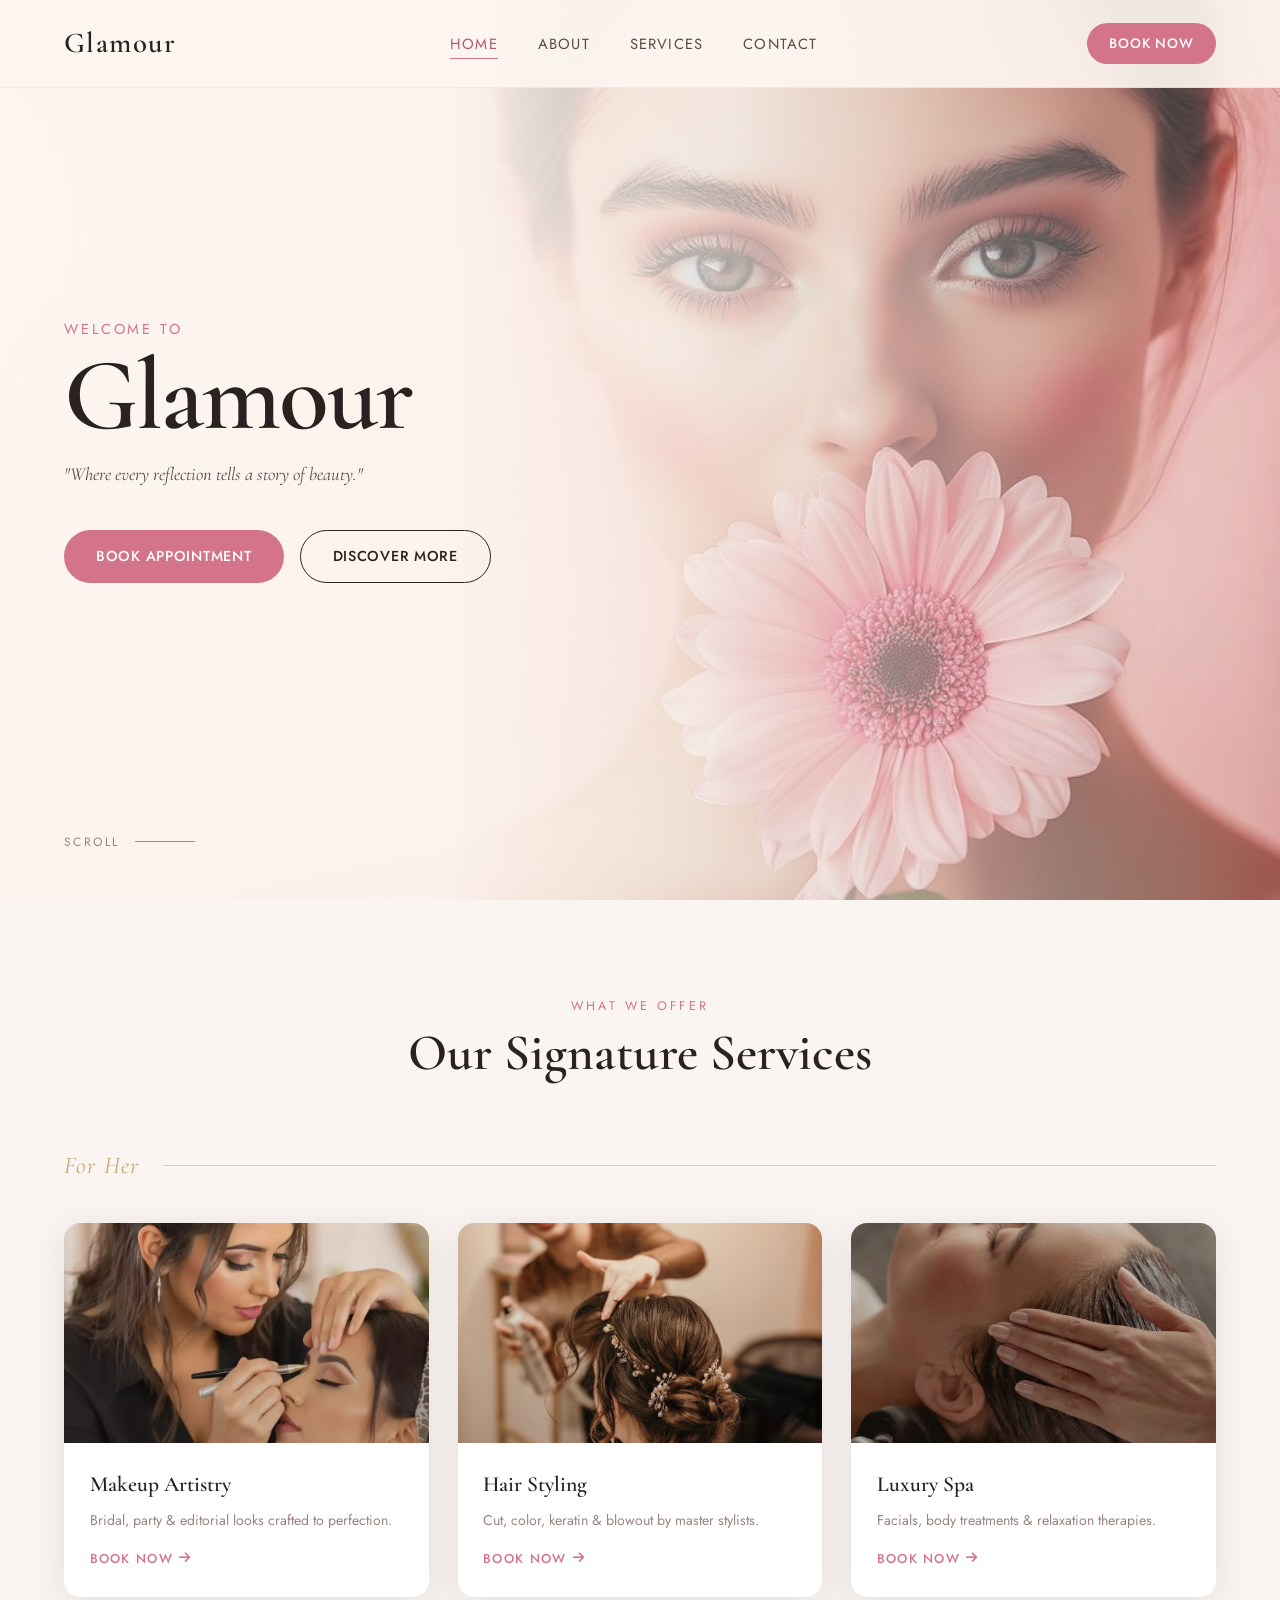
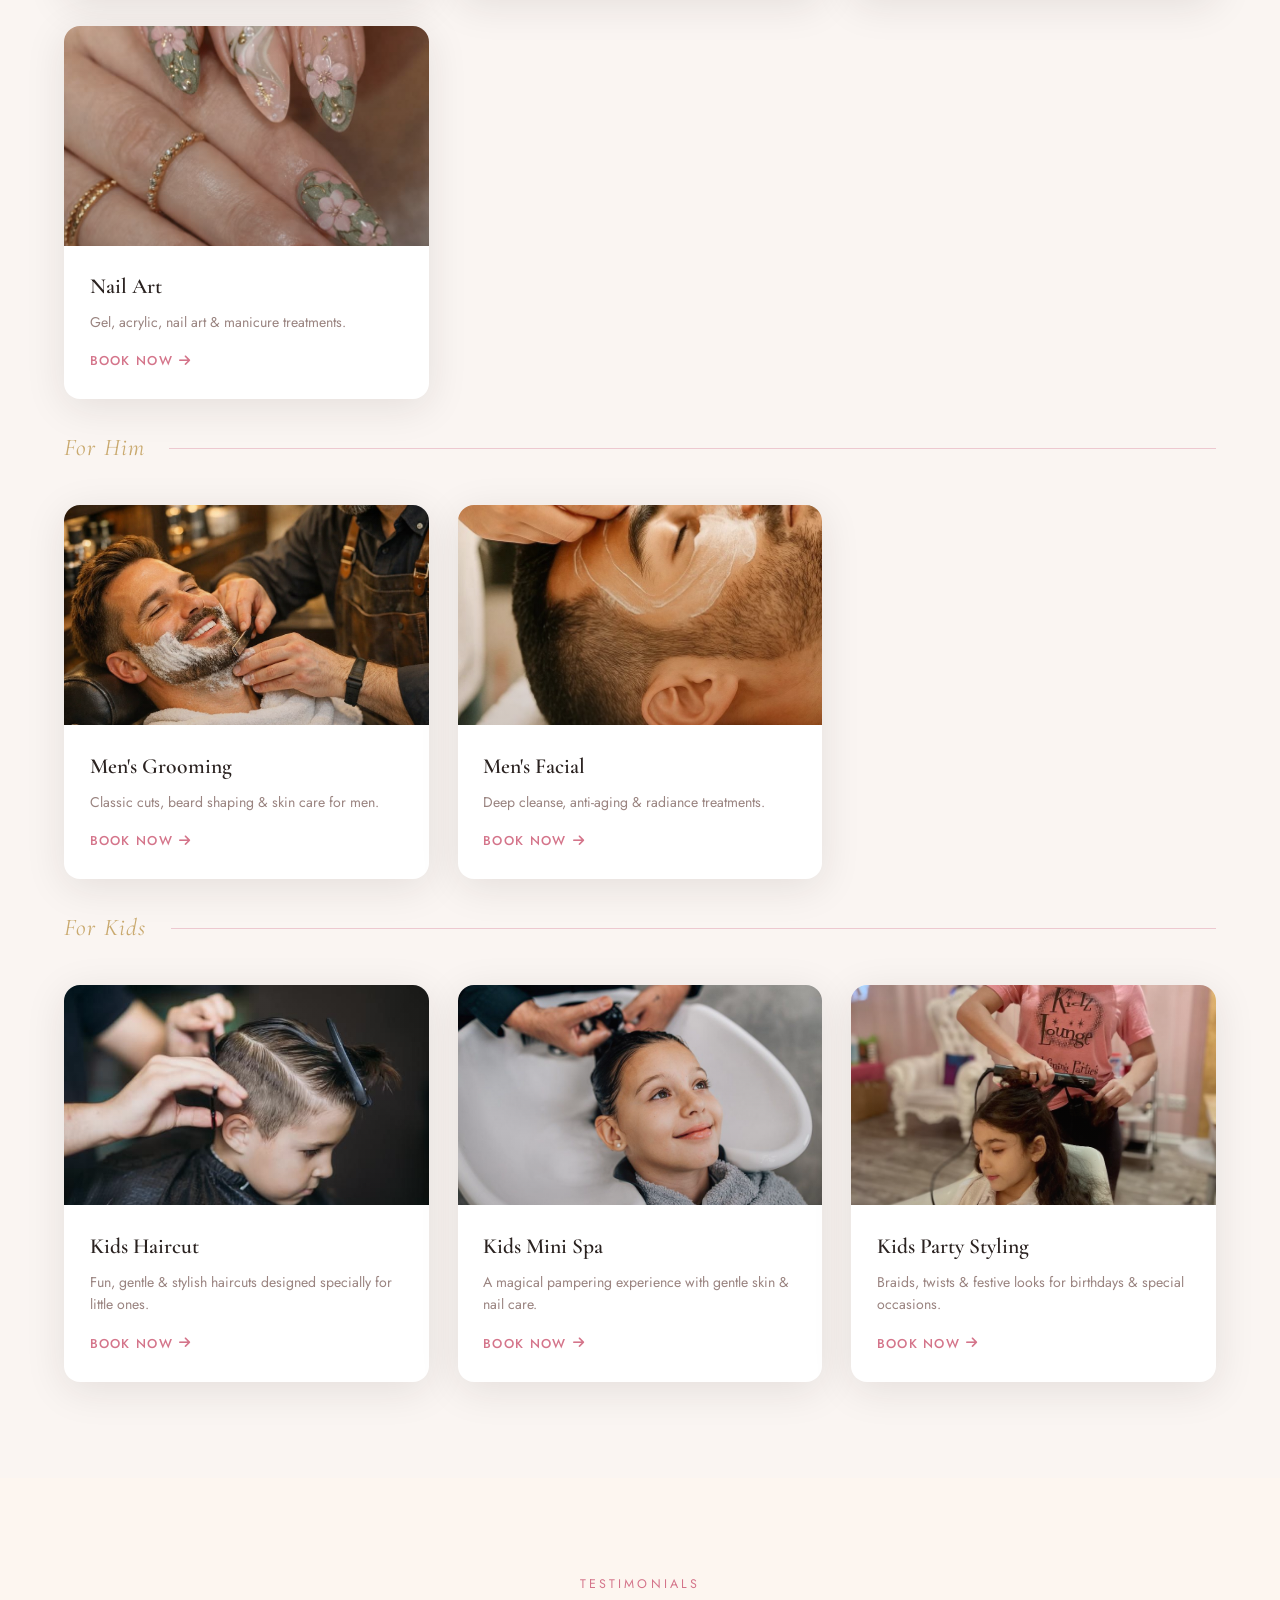
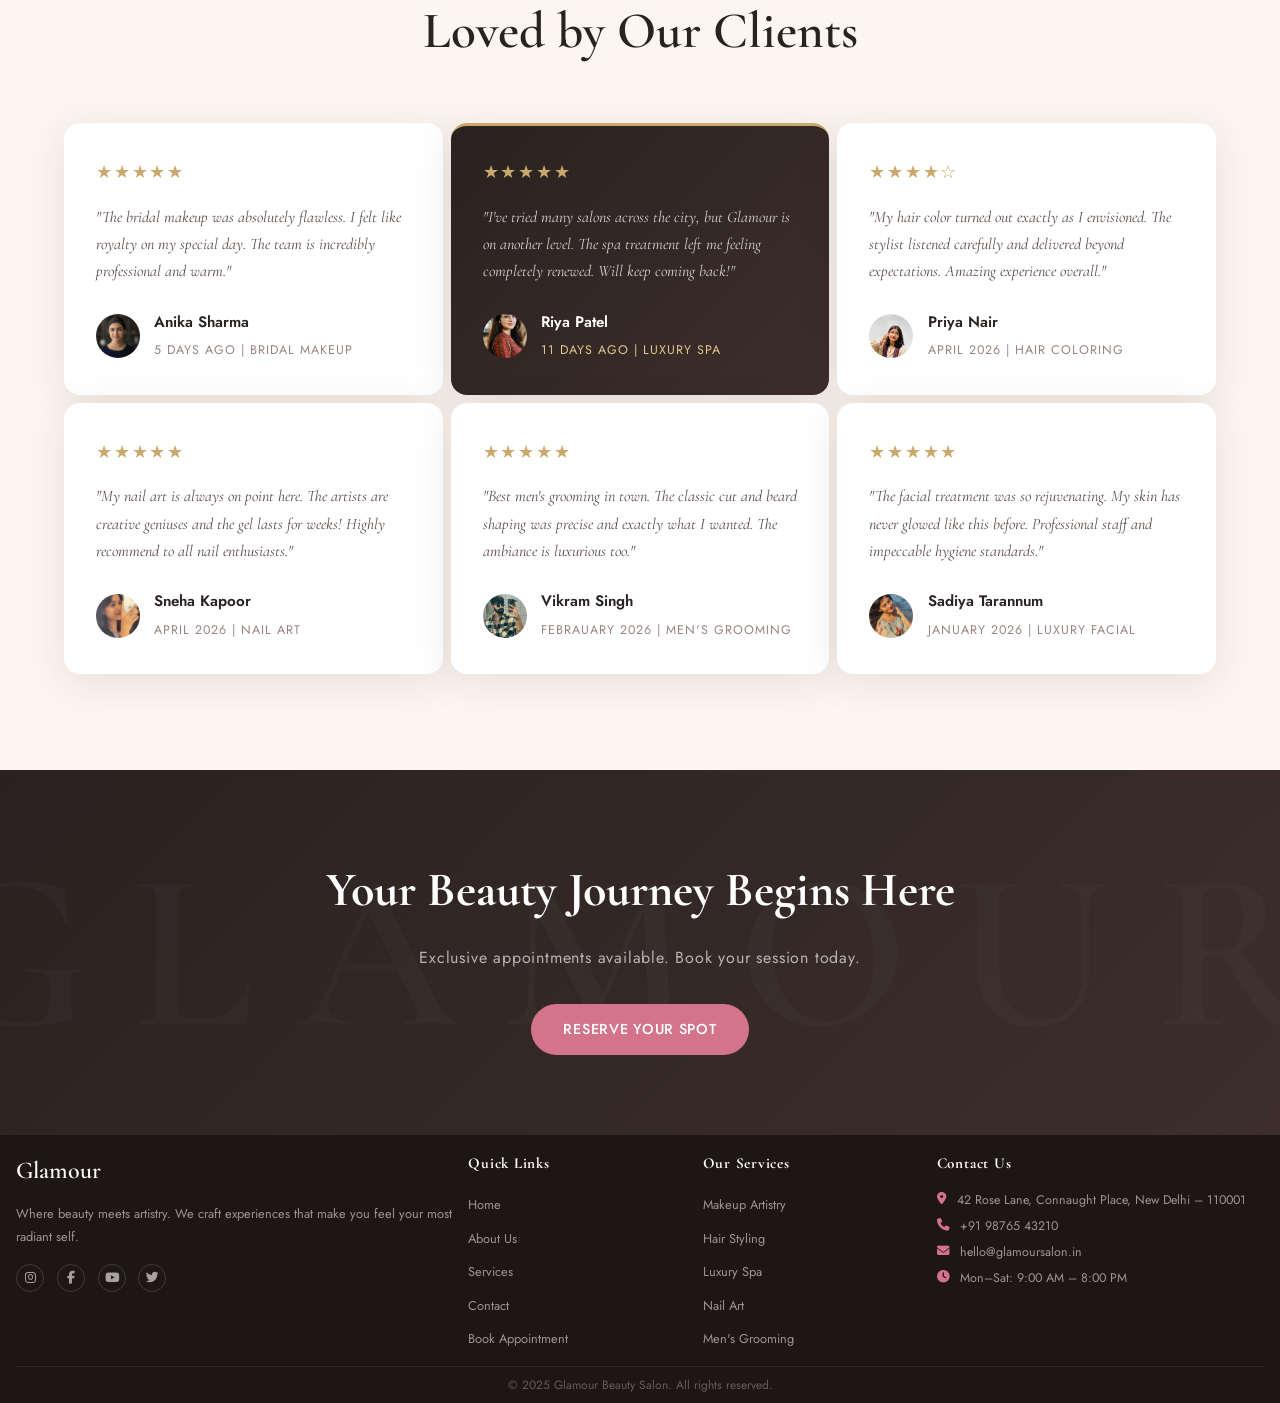
<file: index.html>
<!DOCTYPE html>
<html lang="en">
<head>
  <meta charset="UTF-8" />
  <meta name="viewport" content="width=device-width, initial-scale=1.0"/>
  <title>Glamour – Beauty Salon</title>
  <link rel="stylesheet" href="css/style.css" />
  <link href="https://fonts.googleapis.com/css2?family=Cormorant+Garamond:ital,wght@0,300;0,400;0,600;1,300;1,400&family=Jost:wght@300;400;500;600&family=Playfair+Display:ital,wght@0,700;1,400&display=swap" rel="stylesheet"/>
  <link rel="stylesheet" href="https://cdnjs.cloudflare.com/ajax/libs/font-awesome/6.5.0/css/all.min.css"/>
  <style>
    .kids-haircut-bg { background: linear-gradient(135deg, #ffe0b2, #ffcc80); }
    .kids-spa-bg     { background: linear-gradient(135deg, #f8bbd0, #f48fb1); }
    .kids-styling-bg { background: linear-gradient(135deg, #dcedc8, #aed581); }
  </style>
</head>
<body>

<!-- NAV -->
<nav class="navbar" id="navbar">
  <div class="nav-logo">
    <span class="logo-glamour">Glamour</span>
    <span class="logo-dot"></span>
  </div>
  <ul class="nav-links" id="navLinks">
    <li><a href="index.html" class="active">Home</a></li>
    <li><a href="about.html">About</a></li>
    <li><a href="services.html">Services</a></li>
    <li><a href="contact.html">Contact</a></li>
  </ul>
  <a href="services.html#booking" class="nav-btn">Book Now</a>
  <button class="hamburger" id="hamburger"><i class="fas fa-bars"></i></button>
</nav>

<!-- HERO -->
<section class="hero" id="home">
  <div class="hero-image-wrap">
    <img src="images/hero.png" alt="Glamour Salon" class="hero-img"/>
    <div class="hero-overlay"></div>
  </div>
  <div class="hero-content">
    <p class="hero-sub animate-fade-up delay-1">Welcome to</p>
    <h1 class="hero-title animate-fade-up delay-2">Glamour</h1>
    <p class="hero-quote animate-fade-up delay-3"><em>"Where every reflection tells a story of beauty."</em></p>
    <div class="hero-actions animate-fade-up delay-4">
      <a href="services.html#booking" class="btn-primary">Book Appointment</a>
      <a href="about.html" class="btn-outline">Discover More</a>
    </div>
  </div>
  <div class="hero-scroll-hint">
    <span>Scroll</span>
    <div class="scroll-line"></div>
  </div>
</section>

<!-- SERVICES PREVIEW -->
<section class="section services-preview" id="services">
  <div class="section-header">
    <p class="section-label">What We Offer</p>
    <h2 class="section-title">Our Signature Services</h2>
    <div class="divider-ornament"></div>
  </div>

  <div class="services-grid">
    <!-- Women -->
    <div class="service-category-label"><span>For Her</span></div>

    <a href="services.html?service=makeup" class="service-card" data-service="Makeup">
      <div class="service-img-wrap">
        <img src="images/makeup.png" alt="Makeup" />
        <div class="service-img-overlay"></div>
      </div>
      <div class="service-info">
        <h3>Makeup Artistry</h3>
        <p>Bridal, party & editorial looks crafted to perfection.</p>
        <span class="service-link">Book Now <i class="fas fa-arrow-right"></i></span>
      </div>
    </a>

    <a href="services.html?service=hairstyle" class="service-card" data-service="Hairstyle">
      <div class="service-img-wrap">
        <img src="images/hair.jpg" alt="Hairstyle" />
        <div class="service-placeholder hairstyle-bg">
          <i class="fas fa-cut"></i>
        </div>
        <div class="service-img-overlay"></div>
      </div>
      <div class="service-info">
        <h3>Hair Styling</h3>
        <p>Cut, color, keratin & blowout by master stylists.</p>
        <span class="service-link">Book Now <i class="fas fa-arrow-right"></i></span>
      </div>
    </a>

    <a href="services.html?service=spa" class="service-card" data-service="Spa">
      <div class="service-img-wrap">
        <img src="images/spa.jpg" alt="Spa" />
        <div class="service-placeholder spa-bg">
          <i class="fas fa-spa"></i>
        </div>
        <div class="service-img-overlay"></div>
      </div>
      <div class="service-info">
        <h3>Luxury Spa</h3>
        <p>Facials, body treatments & relaxation therapies.</p>
        <span class="service-link">Book Now <i class="fas fa-arrow-right"></i></span>
      </div>
    </a>

    <a href="services.html?service=nails" class="service-card" data-service="Nails">
      <div class="service-img-wrap">
        <img src="images/nail.jpg" alt="Nails" />
        <div class="service-placeholder nails-bg">
          <i class="fas fa-hand-sparkles"></i>
        </div>
        <div class="service-img-overlay"></div>
      </div>
      <div class="service-info">
        <h3>Nail Art</h3>
        <p>Gel, acrylic, nail art & manicure treatments.</p>
        <span class="service-link">Book Now <i class="fas fa-arrow-right"></i></span>
      </div>
    </a>

    <!-- Men -->
    <div class="service-category-label"><span>For Him</span></div>

    <a href="services.html?service=grooming" class="service-card" data-service="Men's Grooming">
      <div class="service-img-wrap">
        <img src="images/groom.jpg" alt="Grooming" />
        <div class="service-placeholder grooming-bg">
          <i class="fas fa-razor"></i>
        </div>
        <div class="service-img-overlay"></div>
      </div>
      <div class="service-info">
        <h3>Men's Grooming</h3>
        <p>Classic cuts, beard shaping & skin care for men.</p>
        <span class="service-link">Book Now <i class="fas fa-arrow-right"></i></span>
      </div>
    </a>

    <a href="services.html?service=mens-facial" class="service-card" data-service="Men's Facial">
      <div class="service-img-wrap">
        <img src="images/facial.jpg" alt="Facial" />
        <div class="service-placeholder mens-facial-bg">
          <i class="fas fa-user-tie"></i>
        </div>
        <div class="service-img-overlay"></div>
      </div>
      <div class="service-info">
        <h3>Men's Facial</h3>
        <p>Deep cleanse, anti-aging & radiance treatments.</p>
        <span class="service-link">Book Now <i class="fas fa-arrow-right"></i></span>
      </div>
    </a>

    <!-- Kids -->
    <div class="service-category-label"><span>For Kids</span></div>

    <a href="services.html?service=kids-haircut" class="service-card" data-service="Kids Haircut">
      <div class="service-img-wrap">
        <img src="images/kidhair.jpg" alt="Facial" />
        <div class="service-placeholder kids-haircut-bg">
          <i class="fas fa-child"></i>
        </div>
        <div class="service-img-overlay"></div>
      </div>
      <div class="service-info">
        <h3>Kids Haircut</h3>
        <p>Fun, gentle & stylish haircuts designed specially for little ones.</p>
        <span class="service-link">Book Now <i class="fas fa-arrow-right"></i></span>
      </div>
    </a>

    <a href="services.html?service=kids-spa" class="service-card" data-service="Kids Spa">
      <div class="service-img-wrap">
        <img src="images/kidspa.jpg" alt="Facial" />
        <div class="service-placeholder kids-spa-bg">
          <i class="fas fa-star"></i>
        </div>
        <div class="service-img-overlay"></div>
      </div>
      <div class="service-info">
        <h3>Kids Mini Spa</h3>
        <p>A magical pampering experience with gentle skin & nail care.</p>
        <span class="service-link">Book Now <i class="fas fa-arrow-right"></i></span>
      </div>
    </a>

    <a href="services.html?service=kids-styling" class="service-card" data-service="Kids Styling">
      <div class="service-img-wrap">
        <img src="images/kidparty.jpg" alt="Facial" />
        <div class="service-placeholder kids-styling-bg">
          <i class="fas fa-wand-sparkles"></i>
        </div>
        <div class="service-img-overlay"></div>
      </div>
      <div class="service-info">
        <h3>Kids Party Styling</h3>
        <p>Braids, twists & festive looks for birthdays & special occasions.</p>
        <span class="service-link">Book Now <i class="fas fa-arrow-right"></i></span>
      </div>
    </a>
  </div>
</section>

<!-- RATINGS -->
<section class="section ratings-section">
  <div class="section-header">
    <p class="section-label">Testimonials</p>
    <h2 class="section-title">Loved by Our Clients</h2>
    <div class="divider-ornament"></div>
  </div>
  <div class="ratings-grid">

    <div class="rating-card">
      <div class="rating-stars">★★★★★</div>
      <p class="rating-text">"The bridal makeup was absolutely flawless. I felt like royalty on my special day. The team is incredibly professional and warm."</p>
      <div class="rating-author">
        <div class="author-avatar">
          <img src="images/sample.jpeg" alt="Anika">
        </div>
        <div>
          <strong>Anika Sharma</strong>
          <span>5 days ago  |  Bridal Makeup </span>
        </div>
      </div>
    </div>

    <div class="rating-card featured">
      <div class="rating-stars">★★★★★</div>
      <p class="rating-text">"I've tried many salons across the city, but Glamour is on another level. The spa treatment left me feeling completely renewed. Will keep coming back!"</p>
      <div class="rating-author">
        <div class="author-avatar">
          <img src="images/review2.jpg" alt="Anika">
        </div>
        <div>
          <strong>Riya Patel</strong>
          <span>11 days ago  |  Luxury Spa</span>
        </div>
      </div>
    </div>

    <div class="rating-card">
      <div class="rating-stars">★★★★☆</div>
      <p class="rating-text">"My hair color turned out exactly as I envisioned. The stylist listened carefully and delivered beyond expectations. Amazing experience overall."</p>
      <div class="rating-author">
        <div class="author-avatar">
          <img src="images/review3.jpg" alt="Priya">
        </div>
        <div>
          <strong>Priya Nair</strong>
          <span>april 2026  |  Hair Coloring</span>
        </div>
      </div>
    </div>

    <div class="rating-card">
      <div class="rating-stars">★★★★★</div>
      <p class="rating-text">"My nail art is always on point here. The artists are creative geniuses and the gel lasts for weeks! Highly recommend to all nail enthusiasts."</p>
      <div class="rating-author">
        <div class="author-avatar">
          <img src="images/review4.jpg" alt="Sneha">
        </div>
        <div>
          <strong>Sneha Kapoor</strong>
          <span>april 2026  |  Nail Art</span>
        </div>
      </div>
    </div>

    <div class="rating-card">
      <div class="rating-stars">★★★★★</div>
      <p class="rating-text">"Best men's grooming in town. The classic cut and beard shaping was precise and exactly what I wanted. The ambiance is luxurious too."</p>
      <div class="rating-author">
        <div class="author-avatar">
          <img src="images/review.jpg" alt="Vikram">
        </div>
        <div>
          <strong>Vikram Singh</strong>
          <span>febrauary 2026  |  Men's Grooming</span>
        </div>
      </div>
    </div>

    <div class="rating-card">
      <div class="rating-stars">★★★★★</div>
      <p class="rating-text">"The facial treatment was so rejuvenating. My skin has never glowed like this before. Professional staff and impeccable hygiene standards."</p>
      <div class="rating-author">
        <div class="author-avatar">
          <img src="images/sadiya.jpeg" alt="Sadiya">
        </div>
        <div>
          <strong>Sadiya Tarannum</strong>
          <span>january 2026  |  Luxury Facial</span>
        </div>
      </div>
    </div>

  </div>
</section>

<!-- CTA BANNER -->
<section class="cta-banner">
  <div class="cta-content">
    <h2>Your Beauty Journey Begins Here</h2>
    <p>Exclusive appointments available. Book your session today.</p>
    <a href="services.html#booking" class="btn-primary">Reserve Your Spot</a>
  </div>
</section>

<!-- FOOTER -->
 <style>
  .footer { padding: 1rem 1rem 0; }
  .footer-inner { gap: 1rem; padding-bottom: 0.5rem; }
  .footer-logo { font-size: 1.5rem; margin-bottom: 0.6rem; }
  .footer-brand p { font-size: 0.8rem; margin-bottom: 1rem; }
  .footer-socials a { width: 28px; height: 28px; font-size: 0.8rem; }
  .footer-links h4, .footer-services h4, .footer-contact h4 { font-size: 0.95rem; margin-bottom: 0.8rem; }
  .footer-links ul li, .footer-services ul li { margin-bottom: 0.4rem; }
  .footer-links ul li a, .footer-services ul li a { font-size: 0.8rem; }
  .footer-contact p { font-size: 0.78rem; margin-bottom: 0.3rem; }
  .footer-bottom { padding: 0.5rem 0; font-size: 0.75rem; }
</style>
<footer class="footer" id="footer">
  <div class="footer-inner">
    <div class="footer-brand">
      <div class="footer-logo">Glamour <span class="logo-dot"></span></div>
      <p>Where beauty meets artistry. We craft experiences that make you feel your most radiant self.</p>
      <div class="footer-socials">
        <a href="#"><i class="fab fa-instagram"></i></a>
        <a href="#"><i class="fab fa-facebook-f"></i></a>
        <a href="#"><i class="fab fa-youtube"></i></a>
        <a href="#"><i class="fab fa-twitter"></i></a>
      </div>
    </div>
    <div class="footer-links">
      <h4>Quick Links</h4>
      <ul>
        <li><a href="index.html">Home</a></li>
        <li><a href="about.html">About Us</a></li>
        <li><a href="services.html">Services</a></li>
        <li><a href="contact.html">Contact</a></li>
        <li><a href="services.html#booking">Book Appointment</a></li>
      </ul>
    </div>
    <div class="footer-services">
      <h4>Our Services</h4>
      <ul>
        <li><a href="services.html?service=makeup">Makeup Artistry</a></li>
        <li><a href="services.html?service=hairstyle">Hair Styling</a></li>
        <li><a href="services.html?service=spa">Luxury Spa</a></li>
        <li><a href="services.html?service=nails">Nail Art</a></li>
        <li><a href="services.html?service=grooming">Men's Grooming</a></li>
      </ul>
    </div>
    <div class="footer-contact">
      <h4>Contact Us</h4>
      <p><i class="fas fa-map-marker-alt"></i> 42 Rose Lane, Connaught Place, New Delhi – 110001</p>
      <p><i class="fas fa-phone"></i> +91 98765 43210</p>
      <p><i class="fas fa-envelope"></i> hello@glamoursalon.in</p>
      <p><i class="fas fa-clock"></i> Mon–Sat: 9:00 AM – 8:00 PM</p>
    </div>
  </div>
  <div class="footer-bottom">
    <p>© 2025 Glamour Beauty Salon. All rights reserved.</p>
  </div>
</footer>

<script src="js/main.js"></script>
</body>
</html>
</file>
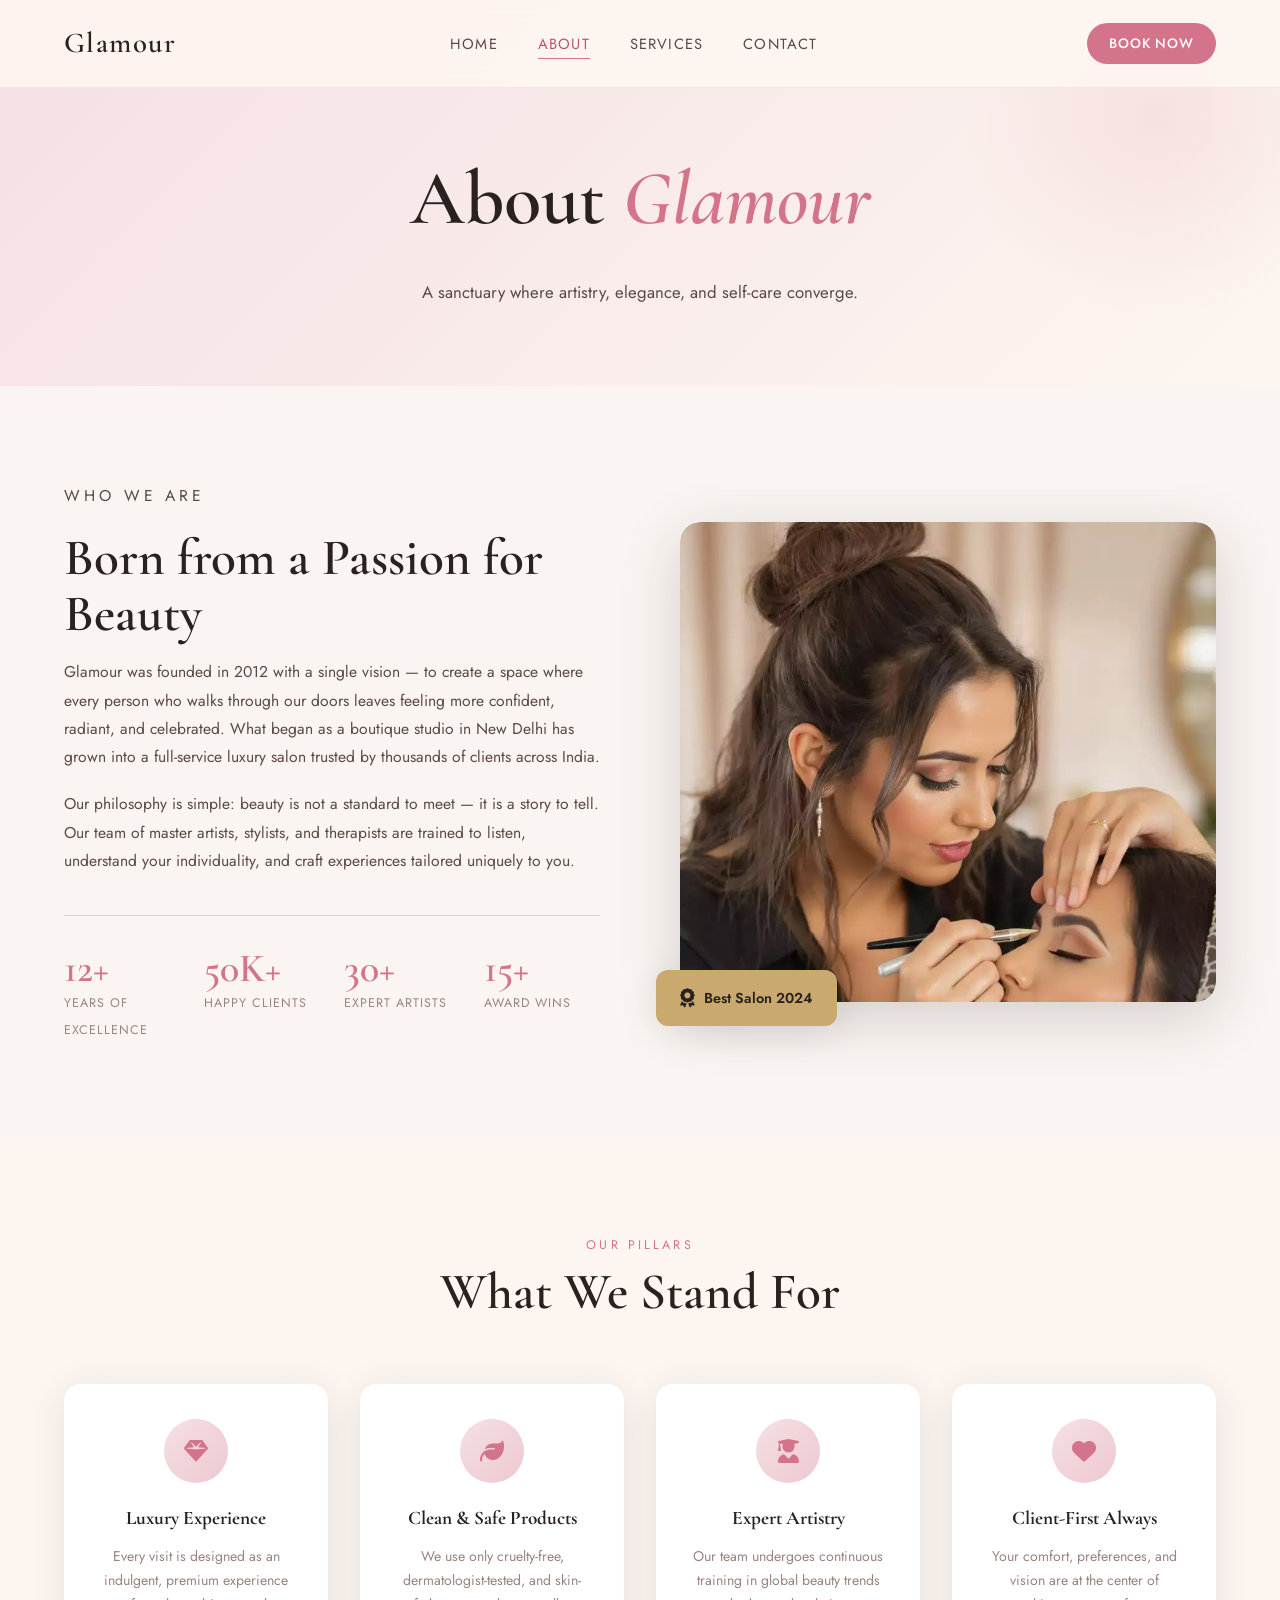
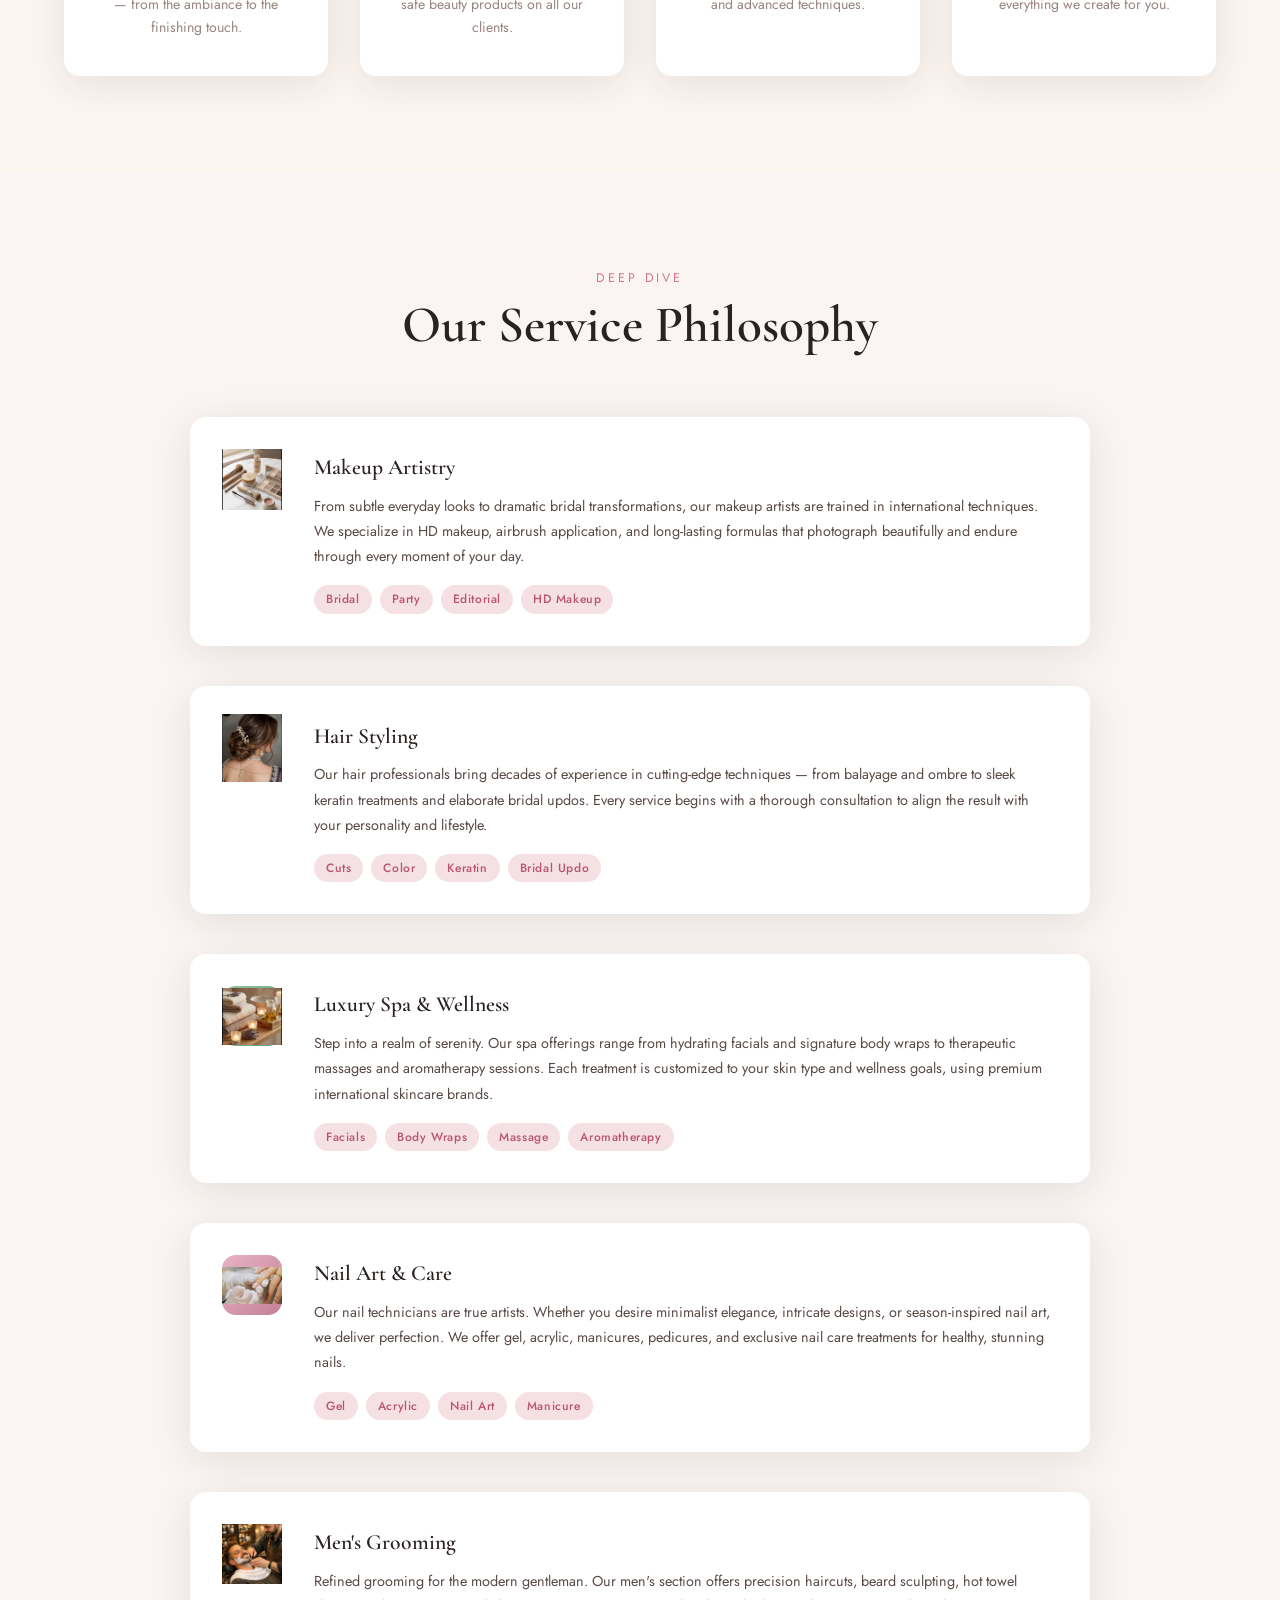
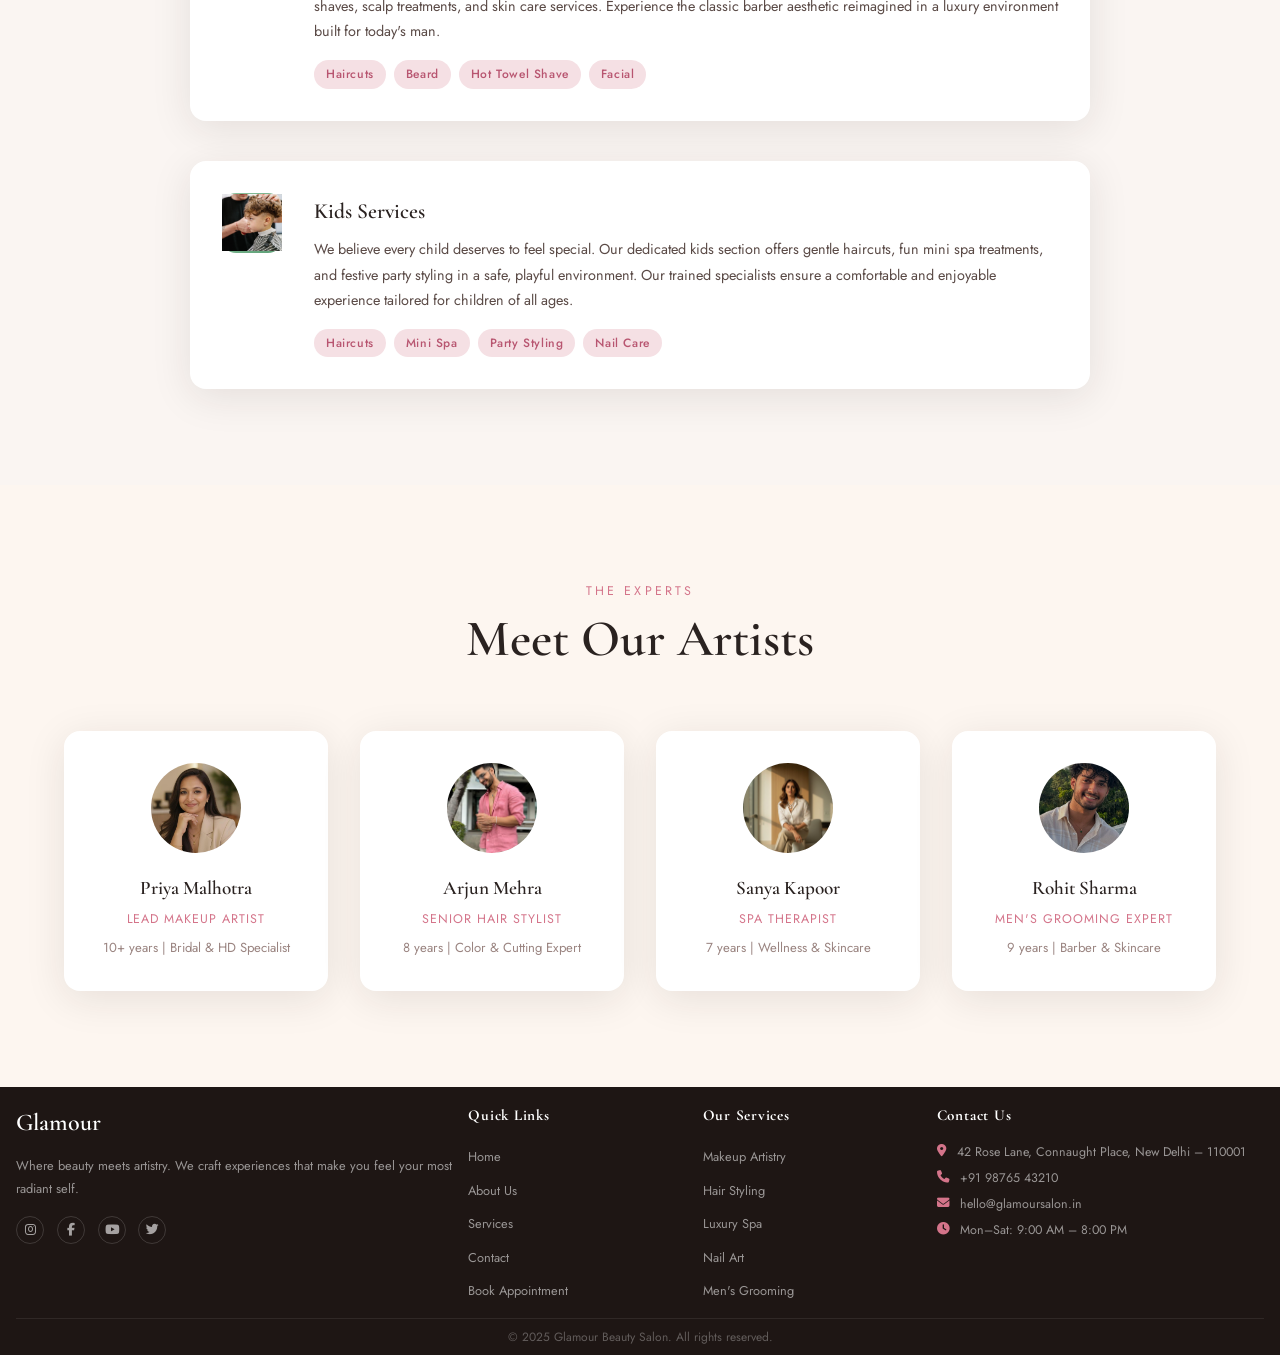
<file: about.html>
<!DOCTYPE html>
<html lang="en">
<head>
  <meta charset="UTF-8" />
  <meta name="viewport" content="width=device-width, initial-scale=1.0"/>
  <title>About – Glamour Salon</title>
  <link rel="stylesheet" href="css/style.css" />
  <link href="https://fonts.googleapis.com/css2?family=Cormorant+Garamond:ital,wght@0,300;0,400;0,600;1,300;1,400&family=Jost:wght@300;400;500;600&family=Playfair+Display:ital,wght@0,700;1,400&display=swap" rel="stylesheet"/>
  <link rel="stylesheet" href="https://cdnjs.cloudflare.com/ajax/libs/font-awesome/6.5.0/css/all.min.css"/>
</head>
<body>

<nav class="navbar" id="navbar">
  <div class="nav-logo">
    <span class="logo-glamour">Glamour</span>
    <span class="logo-dot"></span>
  </div>
  <ul class="nav-links" id="navLinks">
    <li><a href="index.html">Home</a></li>
    <li><a href="about.html" class="active">About</a></li>
    <li><a href="services.html">Services</a></li>
    <li><a href="contact.html">Contact</a></li>
  </ul>
  <a href="services.html#booking" class="nav-btn">Book Now</a>
  <button class="hamburger" id="hamburger"><i class="fas fa-bars"></i></button>
</nav>

<!-- ABOUT HERO -->
<section class="page-hero about-hero">
  <div class="page-hero-content">
    <p class="section-label"></p>
    <h1>About <em>Glamour</em></h1>
    <p>A sanctuary where artistry, elegance, and self-care converge.</p>
  </div>
</section>

<!-- STORY -->
<section class="section about-story">
  <div class="about-story-grid">
    <div class="about-story-text animate-slide-left">
      <p class="section-label">Who We Are</p>
      <h2 class="section-title">Born from a Passion for Beauty</h2>
      
      <p>Glamour was founded in 2012 with a single vision — to create a space where every person who walks through our doors leaves feeling more confident, radiant, and celebrated. What began as a boutique studio in New Delhi has grown into a full-service luxury salon trusted by thousands of clients across India.</p>
      <p>Our philosophy is simple: beauty is not a standard to meet — it is a story to tell. Our team of master artists, stylists, and therapists are trained to listen, understand your individuality, and craft experiences tailored uniquely to you.</p>
      <div class="about-stats">
        <div class="stat">
          <h3>12+</h3><span>Years of Excellence</span>
        </div>
        <div class="stat">
          <h3>50K+</h3><span>Happy Clients</span>
        </div>
        <div class="stat">
          <h3>30+</h3><span>Expert Artists</span>
        </div>
        <div class="stat">
          <h3>15+</h3><span>Award Wins</span>
        </div>
      </div>
    </div>
    <div class="about-story-visual animate-slide-right">
      <div class="about-img-stack">
        <div class="about-img-main">

          <img src="images/makeup.png" alt="aboutmakeup">

        </div>
        <div class="about-img-badge">
          <i class="fas fa-award"></i>
          <span>Best Salon 2024</span>
        </div>
      </div>
    </div>
  </div>
</section>

<!-- VALUES -->
<section class="section about-values">
  <div class="section-header">
    <p class="section-label">Our Pillars</p>
    <h2 class="section-title">What We Stand For</h2>
    <div class="divider-ornament"></div>
  </div>
  <div class="values-grid">
    <div class="value-card">
      <div class="value-icon"><i class="fas fa-gem"></i></div>
      <h3>Luxury Experience</h3>
      <p>Every visit is designed as an indulgent, premium experience — from the ambiance to the finishing touch.</p>
    </div>
    <div class="value-card">
      <div class="value-icon"><i class="fas fa-leaf"></i></div>
      <h3>Clean & Safe Products</h3>
      <p>We use only cruelty-free, dermatologist-tested, and skin-safe beauty products on all our clients.</p>
    </div>
    <div class="value-card">
      <div class="value-icon"><i class="fas fa-user-graduate"></i></div>
      <h3>Expert Artistry</h3>
      <p>Our team undergoes continuous training in global beauty trends and advanced techniques.</p>
    </div>
    <div class="value-card">
      <div class="value-icon"><i class="fas fa-heart"></i></div>
      <h3>Client-First Always</h3>
      <p>Your comfort, preferences, and vision are at the center of everything we create for you.</p>
    </div>
  </div>
</section>

<!-- SERVICES DETAIL -->
<section class="section about-services-detail">
  <div class="section-header">
    <p class="section-label">Deep Dive</p>
    <h2 class="section-title">Our Service Philosophy</h2>
    <div class="divider-ornament"></div>
  </div>
  <div class="service-detail-list">

    <div class="service-detail-item">
      <div class="service-detail-icon makeup-icon">
        <img src="images/mm.jpeg" alt="makeup">
      </div>
      <div class="service-detail-content">
        <h3>Makeup Artistry</h3>
        <p>From subtle everyday looks to dramatic bridal transformations, our makeup artists are trained in international techniques. We specialize in HD makeup, airbrush application, and long-lasting formulas that photograph beautifully and endure through every moment of your day.</p>
        <div class="service-tags">
          <span>Bridal</span><span>Party</span><span>Editorial</span><span>HD Makeup</span>
        </div>
      </div>
    </div>

    <div class="service-detail-item">
      <div class="service-detail-icon hair-icon">
        <img src="images/hh.jpeg" alt="hair">
      </div>
      <div class="service-detail-content">
        <h3>Hair Styling</h3>
        <p>Our hair professionals bring decades of experience in cutting-edge techniques — from balayage and ombre to sleek keratin treatments and elaborate bridal updos. Every service begins with a thorough consultation to align the result with your personality and lifestyle.</p>
        <div class="service-tags">
          <span>Cuts</span><span>Color</span><span>Keratin</span><span>Bridal Updo</span>
        </div>
      </div>
    </div>

    <div class="service-detail-item">
      <div class="service-detail-icon spa-icon">
        <img src="images/ss.jpeg" alt="spa">
      </div>
      <div class="service-detail-content">
        <h3>Luxury Spa & Wellness</h3>
        <p>Step into a realm of serenity. Our spa offerings range from hydrating facials and signature body wraps to therapeutic massages and aromatherapy sessions. Each treatment is customized to your skin type and wellness goals, using premium international skincare brands.</p>
        <div class="service-tags">
          <span>Facials</span><span>Body Wraps</span><span>Massage</span><span>Aromatherapy</span>
        </div>
      </div>
    </div>

    <div class="service-detail-item">
      <div class="service-detail-icon nails-icon">
        <img src="images/nail2.jpg" alt="nail">
      </div>
      <div class="service-detail-content">
        <h3>Nail Art & Care</h3>
        <p>Our nail technicians are true artists. Whether you desire minimalist elegance, intricate designs, or season-inspired nail art, we deliver perfection. We offer gel, acrylic, manicures, pedicures, and exclusive nail care treatments for healthy, stunning nails.</p>
        <div class="service-tags">
          <span>Gel</span><span>Acrylic</span><span>Nail Art</span><span>Manicure</span>
        </div>
      </div>
    </div>

    <div class="service-detail-item">
      <div class="service-detail-icon grooming-icon">
        <img src="images/groom.jpg" alt="men">
      </div>
      <div class="service-detail-content">
        <h3>Men's Grooming</h3>
        <p>Refined grooming for the modern gentleman. Our men's section offers precision haircuts, beard sculpting, hot towel shaves, scalp treatments, and skin care services. Experience the classic barber aesthetic reimagined in a luxury environment built for today's man.</p>
        <div class="service-tags">
          <span>Haircuts</span><span>Beard</span><span>Hot Towel Shave</span><span>Facial</span>
        </div>
      </div>
    </div>
    <div class="service-detail-item">
      <div class="service-detail-icon spa-icon">
        <img src="images/kidhair2.jpg" alt="spa">
      </div>
      <div class="service-detail-content">
        <h3>Kids Services</h3>
        <p>We believe every child deserves to feel special. Our dedicated kids section offers gentle haircuts, fun mini spa treatments, and festive party styling in a safe, playful environment. Our trained specialists ensure a comfortable and enjoyable experience tailored for children of all ages.</p>
        <div class="service-tags">
          <span>Haircuts</span><span>Mini Spa</span><span>Party Styling</span><span>Nail Care</span>
        </div>
      </div>
    </div>
  </div>
</section>

<!-- TEAM -->
<section class="section team-section">
  <div class="section-header">
    <p class="section-label">The Experts</p>
    <h2 class="section-title">Meet Our Artists</h2>
    <div class="divider-ornament"></div>
  </div>
  <div class="team-grid">
    <div class="team-card">
      <div class="team-avatar">
        <img src="images/priya.jpg" alt="Priya">
      </div>
      <h3>Priya Malhotra</h3>
      <span>Lead Makeup Artist</span>
      <p>10+ years | Bridal & HD Specialist</p>
    </div>
    <div class="team-card">
      <div class="team-avatar">
        <img src="images/arjun.jpg" alt="Arjun">
    
      </div>
      <h3>Arjun Mehra</h3>
      <span>Senior Hair Stylist</span>
      <p>8 years | Color & Cutting Expert</p>
    </div>
    <div class="team-card">
      <div class="team-avatar">
        <img src="images/sanya.jpg" alt="Sanya">
      
      </div>
      <h3>Sanya Kapoor</h3>
      <span>Spa Therapist</span>
      <p>7 years | Wellness & Skincare</p>
    </div>
    <div class="team-card">
      <div class="team-avatar">
        <img src="images/rohit.jpg" alt="Rohit">
      </div>
      <h3>Rohit Sharma</h3>
      <span>Men's Grooming Expert</span>
      <p>9 years | Barber & Skincare</p>
    </div>
  </div>
</section>

<!-- FOOTER --><style>
  .footer { padding: 1rem 1rem 0; }
  .footer-inner { gap: 1rem; padding-bottom: 0.5rem; }
  .footer-logo { font-size: 1.5rem; margin-bottom: 0.6rem; }
  .footer-brand p { font-size: 0.8rem; margin-bottom: 1rem; }
  .footer-socials a { width: 28px; height: 28px; font-size: 0.8rem; }
  .footer-links h4, .footer-services h4, .footer-contact h4 { font-size: 0.95rem; margin-bottom: 0.8rem; }
  .footer-links ul li, .footer-services ul li { margin-bottom: 0.4rem; }
  .footer-links ul li a, .footer-services ul li a { font-size: 0.8rem; }
  .footer-contact p { font-size: 0.78rem; margin-bottom: 0.3rem; }
  .footer-bottom { padding: 0.5rem 0; font-size: 0.75rem; }
</style>

<footer class="footer" id="footer">
  <div class="footer-inner">
    <div class="footer-brand">
      <div class="footer-logo">Glamour <span class="logo-dot"></span></div>
      <p>Where beauty meets artistry. We craft experiences that make you feel your most radiant self.</p>
      <div class="footer-socials">
        <a href="#"><i class="fab fa-instagram"></i></a>
        <a href="#"><i class="fab fa-facebook-f"></i></a>
        <a href="#"><i class="fab fa-youtube"></i></a>
        <a href="#"><i class="fab fa-twitter"></i></a>
      </div>
    </div>
    <div class="footer-links">
      <h4>Quick Links</h4>
      <ul>
        <li><a href="index.html">Home</a></li>
        <li><a href="about.html">About Us</a></li>
        <li><a href="services.html">Services</a></li>
        <li><a href="contact.html">Contact</a></li>
        <li><a href="services.html#booking">Book Appointment</a></li>
      </ul>
    </div>
    <div class="footer-services">
      <h4>Our Services</h4>
      <ul>
        <li><a href="services.html?service=makeup">Makeup Artistry</a></li>
        <li><a href="services.html?service=hairstyle">Hair Styling</a></li>
        <li><a href="services.html?service=spa">Luxury Spa</a></li>
        <li><a href="services.html?service=nails">Nail Art</a></li>
        <li><a href="services.html?service=grooming">Men's Grooming</a></li>
      </ul>
    </div>
    <div class="footer-contact">
      <h4>Contact Us</h4>
      <p><i class="fas fa-map-marker-alt"></i> 42 Rose Lane, Connaught Place, New Delhi – 110001</p>
      <p><i class="fas fa-phone"></i> +91 98765 43210</p>
      <p><i class="fas fa-envelope"></i> hello@glamoursalon.in</p>
      <p><i class="fas fa-clock"></i> Mon–Sat: 9:00 AM – 8:00 PM</p>
    </div>
  </div>
  <div class="footer-bottom">
    <p>© 2025 Glamour Beauty Salon. All rights reserved.</p>
  </div>
</footer>

<script src="js/main.js"></script>
</body>
</html>
</file>
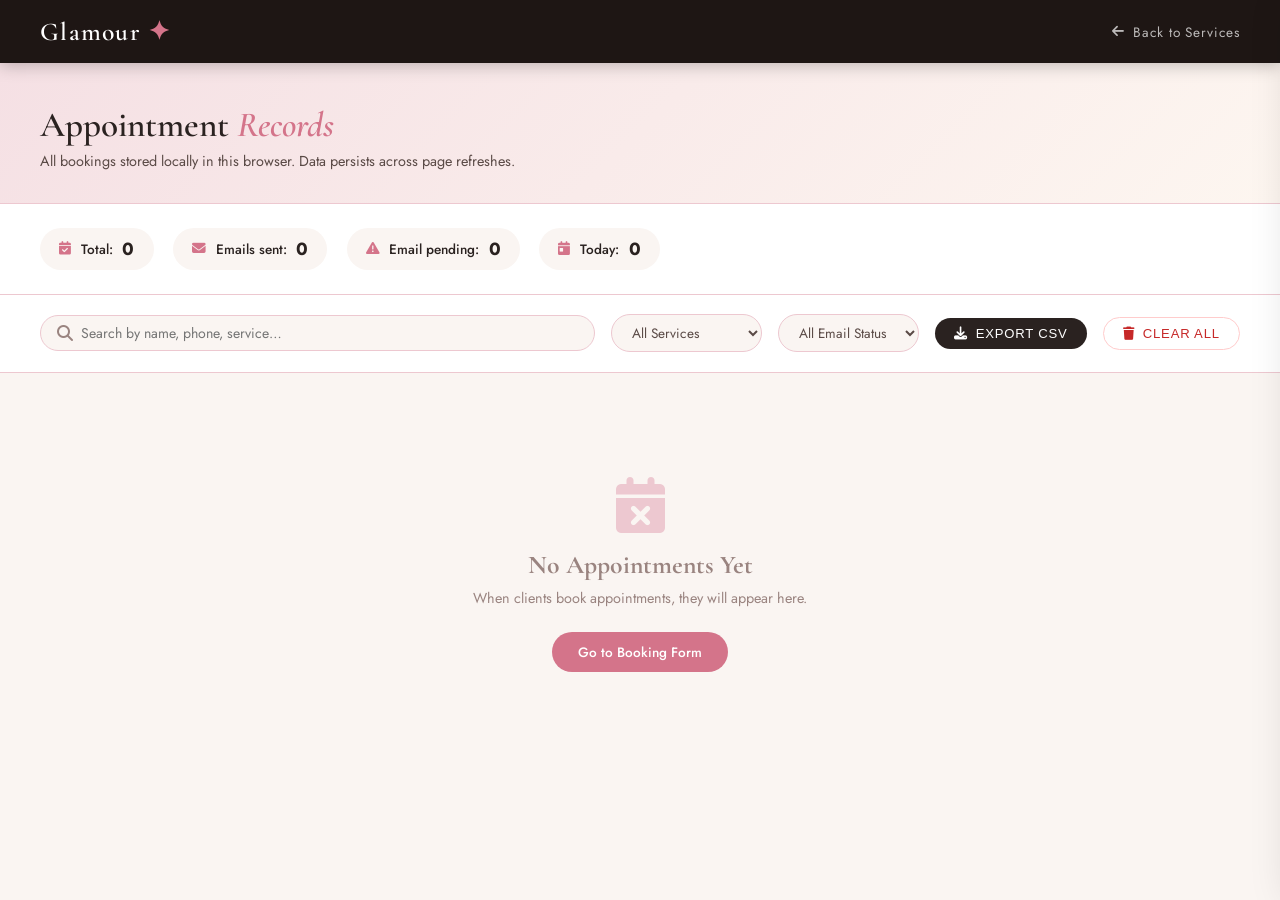
<file: appointments.html>
<!DOCTYPE html>
<html lang="en">
<head>
  <meta charset="UTF-8" />
  <meta name="viewport" content="width=device-width, initial-scale=1.0"/>
  <title>Appointments – Glamour Salon</title>
  <link href="https://fonts.googleapis.com/css2?family=Cormorant+Garamond:ital,wght@0,600;1,400&family=Jost:wght@300;400;500;600&display=swap" rel="stylesheet"/>
  <link rel="stylesheet" href="https://cdnjs.cloudflare.com/ajax/libs/font-awesome/6.5.0/css/all.min.css"/>
  <style>
    :root {
      --rose: #d4748a; --rose-dark: #b85570; --gold: #c9a96e;
      --cream: #fdf6f0; --off: #faf5f2; --charcoal: #2a2220;
      --mid: #5a4a46; --muted: #9a8480; --white: #fff;
      --blush: #f5e0e4; --blush-mid: #edc8d0;
      --shadow: 0 4px 24px rgba(42,34,32,0.09);
      --radius: 14px;
      --font-d: 'Cormorant Garamond', serif;
      --font-b: 'Jost', sans-serif;
    }
    *, *::before, *::after { box-sizing: border-box; margin:0; padding:0; }
    body { font-family: var(--font-b); background: var(--off); color: var(--charcoal); min-height: 100vh; }

    /* ── Top bar ── */
    .topbar {
      background: #1e1614; color: #fff;
      padding: 1rem 2.5rem;
      display: flex; align-items: center; justify-content: space-between;
      position: sticky; top: 0; z-index: 100;
      box-shadow: 0 2px 16px rgba(0,0,0,0.25);
    }
    .topbar-logo { font-family: var(--font-d); font-size: 1.6rem; font-weight: 600; letter-spacing: 0.05em; }
    .topbar-logo span { color: var(--rose); }
    .topbar-back {
      display: flex; align-items: center; gap: 0.5rem;
      color: rgba(255,255,255,0.7); font-size: 0.85rem;
      text-decoration: none; letter-spacing: 0.06em;
      transition: color 0.2s;
    }
    .topbar-back:hover { color: var(--rose); }

    /* ── Page header ── */
    .page-head {
      background: linear-gradient(135deg, var(--blush) 0%, var(--cream) 100%);
      padding: 2.5rem 2.5rem 2rem;
      border-bottom: 1px solid var(--blush-mid);
    }
    .page-head h1 { font-family: var(--font-d); font-size: 2.2rem; font-weight: 600; color: var(--charcoal); }
    .page-head h1 em { color: var(--rose); font-style: italic; }
    .page-head p { color: var(--mid); font-size: 0.9rem; margin-top: 0.3rem; }

    /* ── Stats bar ── */
    .stats-bar {
      display: flex; gap: 1.2rem; flex-wrap: wrap;
      padding: 1.5rem 2.5rem;
      background: var(--white);
      border-bottom: 1px solid var(--blush-mid);
    }
    .stat-pill {
      display: flex; align-items: center; gap: 0.6rem;
      background: var(--off); border-radius: 30px;
      padding: 0.5rem 1.2rem; font-size: 0.85rem; font-weight: 500;
    }
    .stat-pill i { color: var(--rose); }
    .stat-pill strong { font-size: 1.1rem; color: var(--charcoal); }

    /* ── Controls ── */
    .controls {
      display: flex; gap: 1rem; flex-wrap: wrap; align-items: center;
      padding: 1.2rem 2.5rem;
      background: var(--white);
      border-bottom: 1px solid var(--blush-mid);
    }
    .search-box {
      display: flex; align-items: center; gap: 0.5rem;
      border: 1.5px solid var(--blush-mid); border-radius: 30px;
      padding: 0.45rem 1rem; background: var(--off);
      flex: 1; min-width: 220px;
    }
    .search-box i { color: var(--muted); }
    .search-box input {
      border: none; background: none; outline: none;
      font-family: var(--font-b); font-size: 0.88rem; color: var(--charcoal);
      width: 100%;
    }
    .filter-select {
      border: 1.5px solid var(--blush-mid); border-radius: 30px;
      padding: 0.45rem 1rem; background: var(--off);
      font-family: var(--font-b); font-size: 0.85rem; color: var(--mid);
      outline: none; cursor: pointer;
    }
    .btn-export {
      display: inline-flex; align-items: center; gap: 0.5rem;
      background: var(--charcoal); color: var(--white);
      padding: 0.5rem 1.2rem; border-radius: 30px;
      font-size: 0.82rem; font-weight: 500; letter-spacing: 0.06em;
      text-transform: uppercase; border: none; cursor: pointer;
      transition: background 0.2s, transform 0.2s;
    }
    .btn-export:hover { background: var(--rose); transform: translateY(-1px); }
    .btn-clear {
      display: inline-flex; align-items: center; gap: 0.5rem;
      background: transparent; color: #c62828;
      padding: 0.5rem 1.2rem; border-radius: 30px;
      font-size: 0.82rem; font-weight: 500; letter-spacing: 0.06em;
      text-transform: uppercase; border: 1.5px solid #fcc; cursor: pointer;
      transition: background 0.2s, color 0.2s;
    }
    .btn-clear:hover { background: #fce4ec; }

    /* ── Table ── */
    .table-wrap {
      padding: 1.5rem 2.5rem 3rem;
      overflow-x: auto;
    }
    table {
      width: 100%; border-collapse: collapse;
      background: var(--white); border-radius: var(--radius);
      box-shadow: var(--shadow); overflow: hidden;
      min-width: 900px;
    }
    thead tr { background: #1e1614; }
    thead th {
      padding: 1rem 1.1rem; text-align: left;
      font-size: 0.72rem; font-weight: 600;
      letter-spacing: 0.12em; text-transform: uppercase;
      color: rgba(255,255,255,0.75);
    }
    tbody tr {
      border-bottom: 1px solid var(--blush);
      transition: background 0.15s;
    }
    tbody tr:last-child { border-bottom: none; }
    tbody tr:hover { background: var(--cream); }
    tbody td {
      padding: 0.9rem 1.1rem; font-size: 0.88rem; color: var(--mid);
      vertical-align: middle;
    }
    .td-id { font-weight: 600; color: var(--rose); font-size: 0.8rem; letter-spacing: 0.05em; }
    .td-name { font-weight: 600; color: var(--charcoal); }
    .td-service {
      display: inline-block; padding: 0.2rem 0.7rem;
      background: var(--blush); color: var(--rose-dark);
      border-radius: 20px; font-size: 0.78rem; font-weight: 500;
      white-space: nowrap;
    }
    .badge-sent    { display:inline-flex; align-items:center; gap:0.3rem; padding:0.2rem 0.65rem; border-radius:20px; font-size:0.75rem; font-weight:500; background:#e8f5e9; color:#2e7d32; }
    .badge-failed  { display:inline-flex; align-items:center; gap:0.3rem; padding:0.2rem 0.65rem; border-radius:20px; font-size:0.75rem; font-weight:500; background:#fce4ec; color:#c62828; }
    .badge-pending { display:inline-flex; align-items:center; gap:0.3rem; padding:0.2rem 0.65rem; border-radius:20px; font-size:0.75rem; font-weight:500; background:#fff8e1; color:#f57f17; }

    .btn-del {
      background: none; border: none; cursor: pointer;
      color: var(--muted); font-size: 0.95rem; padding: 0.3rem;
      transition: color 0.2s;
    }
    .btn-del:hover { color: #c62828; }

    /* ── Empty state ── */
    .empty-state {
      text-align: center; padding: 5rem 2rem;
    }
    .empty-state i { font-size: 3.5rem; color: var(--blush-mid); display: block; margin-bottom: 1rem; }
    .empty-state h3 { font-family: var(--font-d); font-size: 1.6rem; color: var(--muted); margin-bottom: 0.5rem; }
    .empty-state p { color: var(--muted); font-size: 0.9rem; }
    .empty-state a {
      display: inline-block; margin-top: 1.5rem;
      background: var(--rose); color: #fff;
      padding: 0.65rem 1.6rem; border-radius: 30px;
      font-size: 0.85rem; font-weight: 500; text-decoration: none;
      transition: background 0.2s;
    }
    .empty-state a:hover { background: var(--rose-dark); }

    /* ── Confirm delete modal ── */
    .del-modal {
      display: none; position: fixed; inset: 0; z-index: 9999;
      background: rgba(42,34,32,0.6); backdrop-filter: blur(4px);
      align-items: center; justify-content: center;
    }
    .del-modal.active { display: flex; }
    .del-modal-box {
      background: var(--white); border-radius: 16px;
      padding: 2.2rem; max-width: 380px; width: 90%;
      text-align: center; box-shadow: 0 20px 60px rgba(0,0,0,0.2);
    }
    .del-modal-box i { font-size: 2.5rem; color: #c62828; margin-bottom: 0.8rem; display: block; }
    .del-modal-box h3 { font-family: var(--font-d); font-size: 1.4rem; margin-bottom: 0.5rem; color: var(--charcoal); }
    .del-modal-box p { font-size: 0.88rem; color: var(--mid); margin-bottom: 1.5rem; }
    .del-btns { display: flex; gap: 0.8rem; justify-content: center; }
    .del-btns button {
      padding: 0.55rem 1.4rem; border-radius: 30px;
      font-family: var(--font-b); font-size: 0.85rem; font-weight: 500;
      cursor: pointer; border: none; transition: all 0.2s;
    }
    .del-confirm { background: #c62828; color: #fff; }
    .del-confirm:hover { background: #b71c1c; }
    .del-cancel { background: var(--off); color: var(--mid); border: 1.5px solid var(--blush-mid) !important; }

    /* ── Detail drawer ── */
    .drawer-backdrop {
      display: none; position: fixed; inset: 0; z-index: 8888;
      background: rgba(42,34,32,0.45); backdrop-filter: blur(3px);
    }
    .drawer-backdrop.active { display: block; }
    .drawer {
      position: fixed; top: 0; right: -420px; bottom: 0; z-index: 8889;
      width: 400px; background: var(--white);
      box-shadow: -8px 0 40px rgba(0,0,0,0.15);
      transition: right 0.35s cubic-bezier(.4,0,.2,1);
      overflow-y: auto; padding: 2rem;
    }
    .drawer.open { right: 0; }
    .drawer-close {
      position: absolute; top: 1.2rem; right: 1.2rem;
      background: var(--off); border: none; cursor: pointer;
      width: 36px; height: 36px; border-radius: 50%;
      display: flex; align-items: center; justify-content: center;
      font-size: 0.9rem; color: var(--mid); transition: background 0.2s;
    }
    .drawer-close:hover { background: var(--blush); }
    .drawer h2 { font-family: var(--font-d); font-size: 1.6rem; font-weight: 600; color: var(--charcoal); margin-bottom: 0.3rem; }
    .drawer-id { font-size: 0.78rem; color: var(--rose); font-weight: 600; letter-spacing: 0.08em; margin-bottom: 1.5rem; display: block; }
    .drawer-row { display: flex; gap: 0.5rem; margin-bottom: 0.85rem; align-items: flex-start; }
    .drawer-row i { width: 20px; color: var(--rose); margin-top: 0.15rem; flex-shrink: 0; }
    .drawer-row div strong { font-size: 0.75rem; text-transform: uppercase; letter-spacing: 0.07em; color: var(--muted); display: block; margin-bottom: 0.1rem; }
    .drawer-row div span { font-size: 0.92rem; color: var(--charcoal); }
    .drawer-divider { border: none; border-top: 1px solid var(--blush); margin: 1.2rem 0; }

    @media (max-width: 600px) {
      .topbar { padding: 1rem 1.2rem; }
      .page-head, .stats-bar, .controls, .table-wrap { padding-left: 1rem; padding-right: 1rem; }
      .drawer { width: 100%; right: -100%; }
    }
  </style>
</head>
<body>

<!-- Top bar -->
<div class="topbar">
  <div class="topbar-logo">Glamour <span>✦</span></div>
  <a href="services.html" class="topbar-back"><i class="fas fa-arrow-left"></i> Back to Services</a>
</div>

<!-- Page header -->
<div class="page-head">
  <h1>Appointment <em>Records</em></h1>
  <p>All bookings stored locally in this browser. Data persists across page refreshes.</p>
</div>

<!-- Stats bar -->
<div class="stats-bar" id="statsBar">
  <div class="stat-pill"><i class="fas fa-calendar-check"></i> Total: <strong id="statTotal">0</strong></div>
  <div class="stat-pill"><i class="fas fa-envelope"></i> Emails sent: <strong id="statSent">0</strong></div>
  <div class="stat-pill"><i class="fas fa-triangle-exclamation"></i> Email pending: <strong id="statFailed">0</strong></div>
  <div class="stat-pill"><i class="fas fa-calendar-day"></i> Today: <strong id="statToday">0</strong></div>
</div>

<!-- Controls -->
<div class="controls">
  <div class="search-box">
    <i class="fas fa-search"></i>
    <input type="text" id="searchInput" placeholder="Search by name, phone, service…" oninput="renderTable()" />
  </div>
  <select class="filter-select" id="filterService" onchange="renderTable()">
    <option value="">All Services</option>
    <option>Makeup Artistry</option>
    <option>Hair Styling</option>
    <option>Luxury Spa</option>
    <option>Nail Art</option>
    <option>Men's Grooming</option>
    <option>Men's Facial</option>
  </select>
  <select class="filter-select" id="filterEmail" onchange="renderTable()">
    <option value="">All Email Status</option>
    <option value="sent">Email Sent</option>
    <option value="failed">Email Failed</option>
    <option value="pending">Pending</option>
  </select>
  <button class="btn-export" onclick="exportCSV()"><i class="fas fa-download"></i> Export CSV</button>
  <button class="btn-clear" onclick="confirmClearAll()"><i class="fas fa-trash"></i> Clear All</button>
</div>

<!-- Table -->
<div class="table-wrap">
  <div id="tableContainer"></div>
</div>

<!-- Delete confirm modal -->
<div class="del-modal" id="delModal">
  <div class="del-modal-box">
    <i class="fas fa-circle-exclamation"></i>
    <h3>Delete Appointment?</h3>
    <p id="delModalMsg">This will permanently remove this record from local storage.</p>
    <div class="del-btns">
      <button class="del-cancel" onclick="closeDelModal()">Cancel</button>
      <button class="del-confirm" onclick="confirmDelete()">Delete</button>
    </div>
  </div>
</div>

<!-- Detail drawer -->
<div class="drawer-backdrop" id="drawerBg" onclick="closeDrawer()"></div>
<div class="drawer" id="detailDrawer">
  <button class="drawer-close" onclick="closeDrawer()"><i class="fas fa-xmark"></i></button>
  <div id="drawerContent"></div>
</div>

<script>
// ══════════════════════════════════════════════
//   GLAMOUR APPOINTMENTS DASHBOARD
// ══════════════════════════════════════════════

const LS_KEY = 'glamour_appointments';
let deleteTargetId = null;

/* Load data */
function loadData() {
  return JSON.parse(localStorage.getItem(LS_KEY) || '[]');
}

/* Update stats */
function updateStats(data) {
  const todayStr = new Date().toISOString().split('T')[0];
  document.getElementById('statTotal').textContent  = data.length;
  document.getElementById('statSent').textContent   = data.filter(r => r.emailStatus === 'sent').length;
  document.getElementById('statFailed').textContent = data.filter(r => r.emailStatus !== 'sent').length;
  document.getElementById('statToday').textContent  = data.filter(r => r.date === todayStr || r.bookedAt?.includes(new Date().toLocaleDateString('en-IN',{day:'numeric',month:'short',year:'numeric'}))).length;
}

/* Email badge HTML */
function emailBadge(status) {
  if (status === 'sent')    return `<span class="badge-sent"><i class="fas fa-envelope"></i> Sent</span>`;
  if (status === 'failed')  return `<span class="badge-failed"><i class="fas fa-times"></i> Failed</span>`;
  return `<span class="badge-pending"><i class="fas fa-clock"></i> Pending</span>`;
}

/* Render table */
function renderTable() {
  const data   = loadData();
  const q      = document.getElementById('searchInput').value.toLowerCase();
  const svc    = document.getElementById('filterService').value;
  const eml    = document.getElementById('filterEmail').value;

  updateStats(data);

  let rows = [...data].reverse().filter(r => {
    const matchQ   = !q || [r.name,r.phone,r.email,r.service,r.id].some(v => v?.toLowerCase().includes(q));
    const matchSvc = !svc || r.service === svc;
    const matchEml = !eml || r.emailStatus === eml;
    return matchQ && matchSvc && matchEml;
  });

  const container = document.getElementById('tableContainer');

  if (rows.length === 0) {
    container.innerHTML = `
      <div class="empty-state">
        <i class="fas fa-calendar-xmark"></i>
        <h3>${data.length === 0 ? 'No Appointments Yet' : 'No Results Found'}</h3>
        <p>${data.length === 0 ? 'When clients book appointments, they will appear here.' : 'Try adjusting your search or filters.'}</p>
        ${data.length === 0 ? '<a href="services.html#booking">Go to Booking Form</a>' : ''}
      </div>`;
    return;
  }

  container.innerHTML = `
    <table>
      <thead>
        <tr>
          <th>Booking ID</th>
          <th>Client</th>
          <th>Service</th>
          <th>Date</th>
          <th>Time</th>
          <th>Phone</th>
          <th>Email Notif.</th>
          <th>Booked At</th>
          <th></th>
        </tr>
      </thead>
      <tbody>
        ${rows.map(r => `
          <tr style="cursor:pointer" onclick="openDrawer('${r.id}')">
            <td class="td-id">${r.id}</td>
            <td class="td-name">${escHtml(r.name)}</td>
            <td><span class="td-service">${escHtml(r.service)}</span></td>
            <td>${r.dateFormatted || r.date}</td>
            <td>${r.time}</td>
            <td>${escHtml(r.phone)}</td>
            <td>${emailBadge(r.emailStatus)}</td>
            <td style="font-size:0.78rem;color:var(--muted)">${r.bookedAt || '—'}</td>
            <td onclick="event.stopPropagation()">
              <button class="btn-del" onclick="askDelete('${r.id}',event)" title="Delete">
                <i class="fas fa-trash-can"></i>
              </button>
            </td>
          </tr>`).join('')}
      </tbody>
    </table>`;
}

/* HTML escape */
function escHtml(str) {
  return String(str || '').replace(/&/g,'&amp;').replace(/</g,'&lt;').replace(/>/g,'&gt;');
}

/* Detail drawer */
function openDrawer(id) {
  const data = loadData();
  const r = data.find(x => x.id === id);
  if (!r) return;
  document.getElementById('drawerContent').innerHTML = `
    <h2>${escHtml(r.name)}</h2>
    <span class="drawer-id">${r.id}</span>
    <hr class="drawer-divider"/>
    <div class="drawer-row"><i class="fas fa-scissors"></i><div><strong>Service</strong><span>${escHtml(r.service)}${r.subService && r.subService !== 'Not specified' ? ' – ' + escHtml(r.subService) : ''}</span></div></div>
    <div class="drawer-row"><i class="fas fa-calendar"></i><div><strong>Date</strong><span>${r.dateFormatted || r.date}</span></div></div>
    <div class="drawer-row"><i class="fas fa-clock"></i><div><strong>Time</strong><span>${r.time}</span></div></div>
    <hr class="drawer-divider"/>
    <div class="drawer-row"><i class="fas fa-phone"></i><div><strong>Phone</strong><span>${escHtml(r.phone)}</span></div></div>
    <div class="drawer-row"><i class="fas fa-envelope"></i><div><strong>Email</strong><span>${escHtml(r.email)}</span></div></div>
    <div class="drawer-row"><i class="fas fa-venus-mars"></i><div><strong>Gender</strong><span>${escHtml(r.gender || '—')}</span></div></div>
    <hr class="drawer-divider"/>
    <div class="drawer-row"><i class="fas fa-note-sticky"></i><div><strong>Notes</strong><span>${escHtml(r.notes && r.notes !== 'None' ? r.notes : '—')}</span></div></div>
    <div class="drawer-row"><i class="fas fa-envelope-circle-check"></i><div><strong>Email Notification</strong><span>${r.emailStatus === 'sent' ? '✅ Sent to salon' : r.emailStatus === 'failed' ? '❌ Failed to send' : '⏳ Pending'}</span></div></div>
    <div class="drawer-row"><i class="fas fa-calendar-plus"></i><div><strong>Booked At</strong><span>${r.bookedAt || '—'}</span></div></div>
    <hr class="drawer-divider"/>
    <button class="btn-export" style="width:100%;justify-content:center;display:flex;gap:.4rem" onclick="askDelete('${r.id}',event);closeDrawer()">
      <i class="fas fa-trash-can"></i> Delete This Record
    </button>
  `;
  document.getElementById('detailDrawer').classList.add('open');
  document.getElementById('drawerBg').classList.add('active');
}
function closeDrawer() {
  document.getElementById('detailDrawer').classList.remove('open');
  document.getElementById('drawerBg').classList.remove('active');
}

/* Delete */
function askDelete(id, e) {
  if (e) e.stopPropagation();
  deleteTargetId = id;
  const data = loadData();
  const r = data.find(x => x.id === id);
  document.getElementById('delModalMsg').textContent =
    r ? `Delete booking "${r.id}" for ${r.name}? This cannot be undone.` : 'This cannot be undone.';
  document.getElementById('delModal').classList.add('active');
}
function closeDelModal() {
  document.getElementById('delModal').classList.remove('active');
  deleteTargetId = null;
}
function confirmDelete() {
  if (!deleteTargetId) return;
  const data = loadData().filter(r => r.id !== deleteTargetId);
  localStorage.setItem(LS_KEY, JSON.stringify(data));
  closeDelModal();
  renderTable();
}

/* Clear all */
function confirmClearAll() {
  const data = loadData();
  if (data.length === 0) { alert('No appointments to clear.'); return; }
  deleteTargetId = '__ALL__';
  document.getElementById('delModalMsg').textContent = `Delete ALL ${data.length} appointment(s)? This cannot be undone.`;
  document.getElementById('delModal').classList.add('active');
  // override confirmDelete for this case
  document.querySelector('.del-confirm').onclick = function() {
    localStorage.removeItem(LS_KEY);
    closeDelModal();
    renderTable();
    document.querySelector('.del-confirm').onclick = confirmDelete;
  };
}

/* Export CSV */
function exportCSV() {
  const data = loadData();
  if (data.length === 0) { alert('No appointments to export.'); return; }
  const headers = ['Booking ID','Name','Phone','Email','Gender','Service','Sub-Service','Date','Time','Notes','Email Status','Booked At'];
  const rows = data.map(r => [
    r.id, r.name, r.phone, r.email, r.gender || '',
    r.service, r.subService || '', r.dateFormatted || r.date, r.time,
    r.notes || '', r.emailStatus || 'pending', r.bookedAt || ''
  ].map(v => `"${String(v).replace(/"/g,'""')}"`).join(','));
  const csv = [headers.join(','), ...rows].join('\n');
  const blob = new Blob([csv], { type: 'text/csv;charset=utf-8;' });
  const url = URL.createObjectURL(blob);
  const a = document.createElement('a');
  a.href = url; a.download = `glamour-appointments-${Date.now()}.csv`;
  document.body.appendChild(a); a.click();
  document.body.removeChild(a); URL.revokeObjectURL(url);
}

/* Close del modal on backdrop */
document.getElementById('delModal').addEventListener('click', e => {
  if (e.target === document.getElementById('delModal')) closeDelModal();
});

/* Init */
renderTable();

/* Auto-refresh every 3 seconds in case a new booking comes in from another tab */
setInterval(renderTable, 3000);
</script>
</body>
</html>
</file>
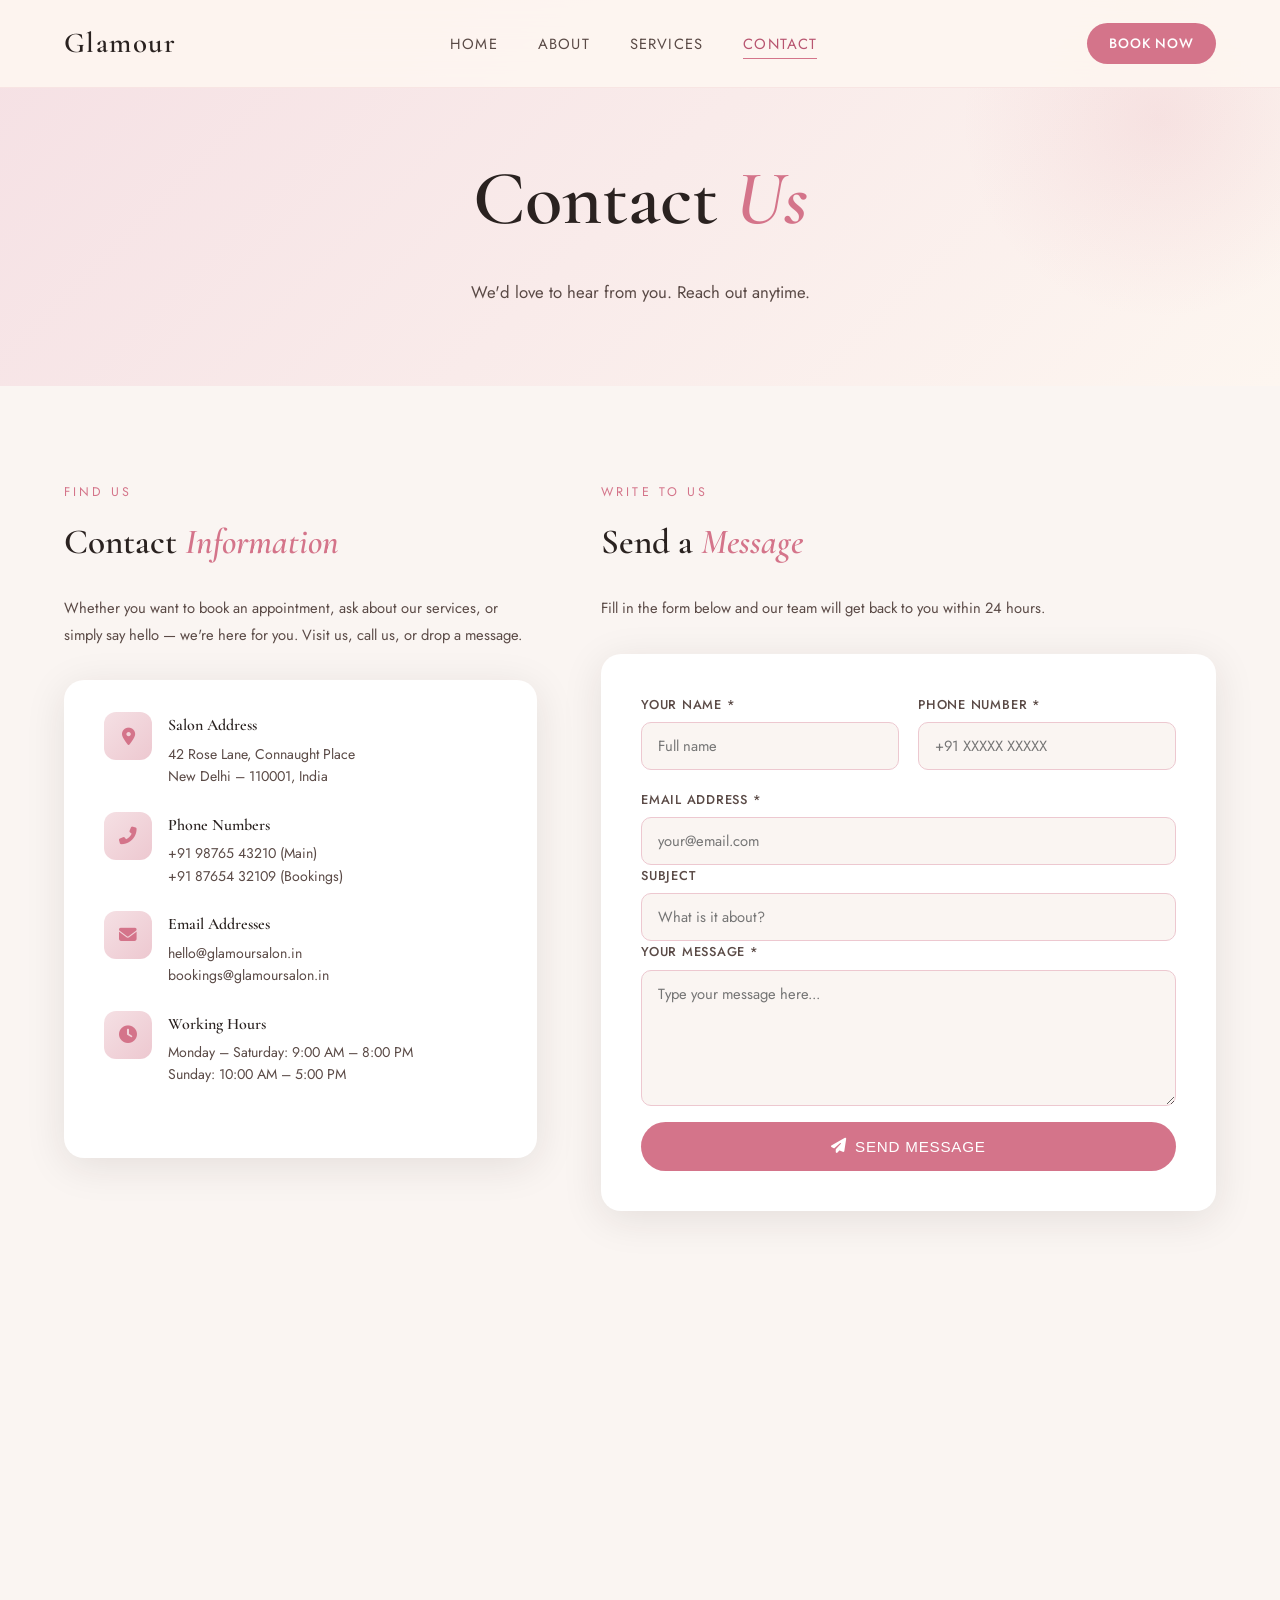
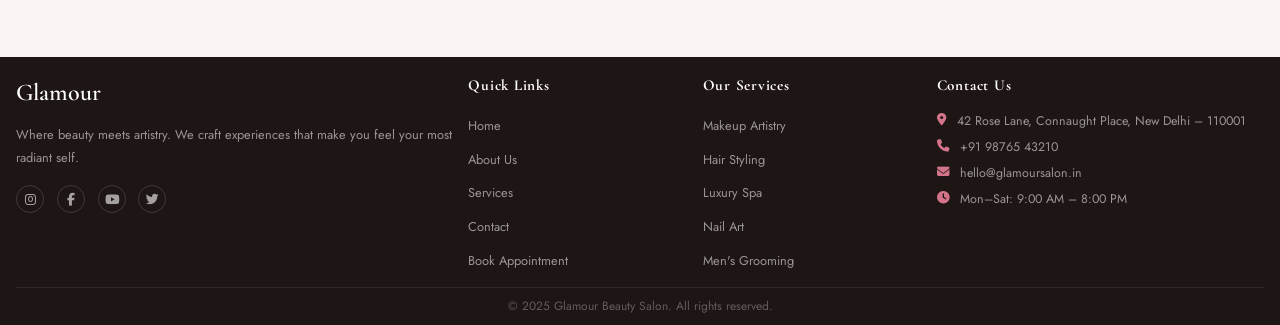
<file: contact.html>
<!DOCTYPE html>
<html lang="en">
<head>
  <meta charset="UTF-8" />
  <meta name="viewport" content="width=device-width, initial-scale=1.0"/>
  <title>Contact – Glamour Salon</title>
  <link rel="stylesheet" href="css/style.css" />
  <link href="https://fonts.googleapis.com/css2?family=Cormorant+Garamond:ital,wght@0,300;0,400;0,600;1,300;1,400&family=Jost:wght@300;400;500;600&family=Playfair+Display:ital,wght@0,700;1,400&display=swap" rel="stylesheet"/>
  <link rel="stylesheet" href="https://cdnjs.cloudflare.com/ajax/libs/font-awesome/6.5.0/css/all.min.css"/>
</head>
<body>

<nav class="navbar" id="navbar">
  <div class="nav-logo">
    <span class="logo-glamour">Glamour</span>
    <span class="logo-dot"></span>
  </div>
  <ul class="nav-links" id="navLinks">
    <li><a href="index.html">Home</a></li>
    <li><a href="about.html">About</a></li>
    <li><a href="services.html">Services</a></li>
    <li><a href="contact.html" class="active">Contact</a></li>
  </ul>
  <a href="services.html#booking" class="nav-btn">Book Now</a>
  <button class="hamburger" id="hamburger"><i class="fas fa-bars"></i></button>
</nav>

<!-- PAGE HERO -->
<section class="page-hero contact-hero">
  <div class="page-hero-content">
    <p class="section-label"></p>
    <h1>Contact <em>Us</em></h1>
    <p>We'd love to hear from you. Reach out anytime.</p>
  </div>
</section>

<!-- CONTACT MAIN -->
<section class="section contact-section">
  <div class="contact-grid">

    <!-- LEFT: Contact Info -->
    <div class="contact-info-panel">
      <p class="section-label">Find Us</p>
      <h2>Contact <em>Information</em></h2>
      <div class="divider-ornament left-align"></div>
      <p class="contact-intro">Whether you want to book an appointment, ask about our services, or simply say hello — we're here for you. Visit us, call us, or drop a message.</p>

      <div class="contact-form" style="padding:2rem 2.5rem;">
        <div class="contact-info-items">
          <div class="contact-info-item">
            <div class="contact-icon"><i class="fas fa-map-marker-alt"></i></div>
            <div>
              <h4>Salon Address</h4>
              <p>42 Rose Lane, Connaught Place<br/>New Delhi – 110001, India</p>
            </div>
          </div>
          <div class="contact-info-item">
            <div class="contact-icon"><i class="fas fa-phone-alt"></i></div>
            <div>
              <h4>Phone Numbers</h4>
              <p>+91 98765 43210 (Main)<br/>+91 87654 32109 (Bookings)</p>
            </div>
          </div>
          <div class="contact-info-item">
            <div class="contact-icon"><i class="fas fa-envelope"></i></div>
            <div>
              <h4>Email Addresses</h4>
              <p>hello@glamoursalon.in<br/>bookings@glamoursalon.in</p>
            </div>
          </div>
          <div class="contact-info-item">
            <div class="contact-icon"><i class="fas fa-clock"></i></div>
            <div>
              <h4>Working Hours</h4>
              <p>Monday – Saturday: 9:00 AM – 8:00 PM<br/>Sunday: 10:00 AM – 5:00 PM</p>
            </div>
          </div>
        </div>
      </div>
    </div>
    <!-- RIGHT: Send Message -->
    <div class="contact-form-panel">
      <p class="section-label">Write to Us</p>
      <h2>Send a <em>Message</em></h2>
      <div class="divider-ornament left-align"></div>
      <p class="contact-intro">Fill in the form below and our team will get back to you within 24 hours.</p>

      <form class="contact-form" id="contactForm" onsubmit="submitContact(event)">
        <div class="form-row">
          <div class="form-group">
            <label for="msgName">Your Name *</label>
            <input type="text" id="msgName" placeholder="Full name" required />
          </div>
          <div class="form-group">
            <label for="msgPhone">Phone Number *</label>
            <input type="tel" id="msgPhone" placeholder="+91 XXXXX XXXXX" required />
          </div>
        </div>
        <div class="form-group full-width">
          <label for="msgEmail">Email Address *</label>
          <input type="email" id="msgEmail" placeholder="your@email.com" required />
        </div>
        <div class="form-group full-width">
          <label for="msgSubject">Subject</label>
          <input type="text" id="msgSubject" placeholder="What is it about?" />
        </div>
        <div class="form-group full-width">
          <label for="msgText">Your Message *</label>
          <textarea id="msgText" rows="5" placeholder="Type your message here..." required></textarea>
        </div>
        <button type="submit" class="btn-primary booking-submit">
          <i class="fas fa-paper-plane"></i> Send Message
        </button>
      </form>

      <!-- Success message -->
      <div class="contact-success" id="contactSuccess" style="display:none">
        <div class="modal-icon" style="font-size:2.5rem; color:var(--gold)"><i class="fas fa-check-circle"></i></div>
        <h3>Message Sent!</h3>
        <p>Thank you for reaching out. We'll respond within 24 hours.</p>
        <button class="btn-outline" onclick="resetContactForm()">Send Another</button>
      </div>
    </div>

  </div>
</section>

<!-- MAP PLACEHOLDER -->
 <section class="map-section">
  
<div class="map-container">
    <iframe 
        src="https://www.google.com/maps/embed?pb=!1m18!1m12!1m3!1d14008.112327976702!2d77.20498718453267!3d28.628920445097716!2m3!1f0!2f0!3f0!3m2!1i1024!2i768!4f13.1!3m3!1m2!1s0x390cfd37b741d057%3A0xcdee88e47393c3f1!2sConnaught%20Place%2C%20New%20Delhi%2C%20Delhi%20110001!5e0!3m2!1sen!2sin!4v1777612459662!5m2!1sen!2sin"
        width="100%" 
        height="100%" 
        style="border:0;" 
        allowfullscreen="" 
        loading="lazy">
    </iframe>
</div>
</section>

<!-- FOOTER -->
 <style>
  .footer { padding: 1rem 1rem 0; }
  .footer-inner { gap: 1rem; padding-bottom: 0.5rem; }
  .footer-logo { font-size: 1.5rem; margin-bottom: 0.6rem; }
  .footer-brand p { font-size: 0.8rem; margin-bottom: 1rem; }
  .footer-socials a { width: 28px; height: 28px; font-size: 0.8rem; }
  .footer-links h4, .footer-services h4, .footer-contact h4 { font-size: 0.95rem; margin-bottom: 0.8rem; }
  .footer-links ul li, .footer-services ul li { margin-bottom: 0.4rem; }
  .footer-links ul li a, .footer-services ul li a { font-size: 0.8rem; }
  .footer-contact p { font-size: 0.78rem; margin-bottom: 0.3rem; }
  .footer-bottom { padding: 0.5rem 0; font-size: 0.75rem; }
</style>
<footer class="footer" id="footer">
  <div class="footer-inner">
    <div class="footer-brand">
      <div class="footer-logo">Glamour <span class="logo-dot"></span></div>
      <p>Where beauty meets artistry. We craft experiences that make you feel your most radiant self.</p>
      <div class="footer-socials">
        <a href="#"><i class="fab fa-instagram"></i></a>
        <a href="#"><i class="fab fa-facebook-f"></i></a>
        <a href="#"><i class="fab fa-youtube"></i></a>
        <a href="#"><i class="fab fa-twitter"></i></a>
      </div>
    </div>
    <div class="footer-links">
      <h4>Quick Links</h4>
      <ul>
        <li><a href="index.html">Home</a></li>
        <li><a href="about.html">About Us</a></li>
        <li><a href="services.html">Services</a></li>
        <li><a href="contact.html">Contact</a></li>
        <li><a href="services.html#booking">Book Appointment</a></li>
      </ul>
    </div>
    <div class="footer-services">
      <h4>Our Services</h4>
      <ul>
        <li><a href="services.html?service=makeup">Makeup Artistry</a></li>
        <li><a href="services.html?service=hairstyle">Hair Styling</a></li>
        <li><a href="services.html?service=spa">Luxury Spa</a></li>
        <li><a href="services.html?service=nails">Nail Art</a></li>
        <li><a href="services.html?service=grooming">Men's Grooming</a></li>
      </ul>
    </div>
    <div class="footer-contact">
      <h4>Contact Us</h4>
      <p><i class="fas fa-map-marker-alt"></i> 42 Rose Lane, Connaught Place, New Delhi – 110001</p>
      <p><i class="fas fa-phone"></i> +91 98765 43210</p>
      <p><i class="fas fa-envelope"></i> hello@glamoursalon.in</p>
      <p><i class="fas fa-clock"></i> Mon–Sat: 9:00 AM – 8:00 PM</p>
    </div>
  </div>
  <div class="footer-bottom">
    <p>© 2025 Glamour Beauty Salon. All rights reserved.</p>
  </div>
</footer>

<script src="js/main.js"></script>
<script>
function submitContact(e) {
  e.preventDefault();
  document.getElementById('contactForm').style.display = 'none';
  document.getElementById('contactSuccess').style.display = 'block';
}
function resetContactForm() {
  document.getElementById('contactForm').reset();
  document.getElementById('contactForm').style.display = 'block';
  document.getElementById('contactSuccess').style.display = 'none';
}
</script>
</body>
</html>
</file>
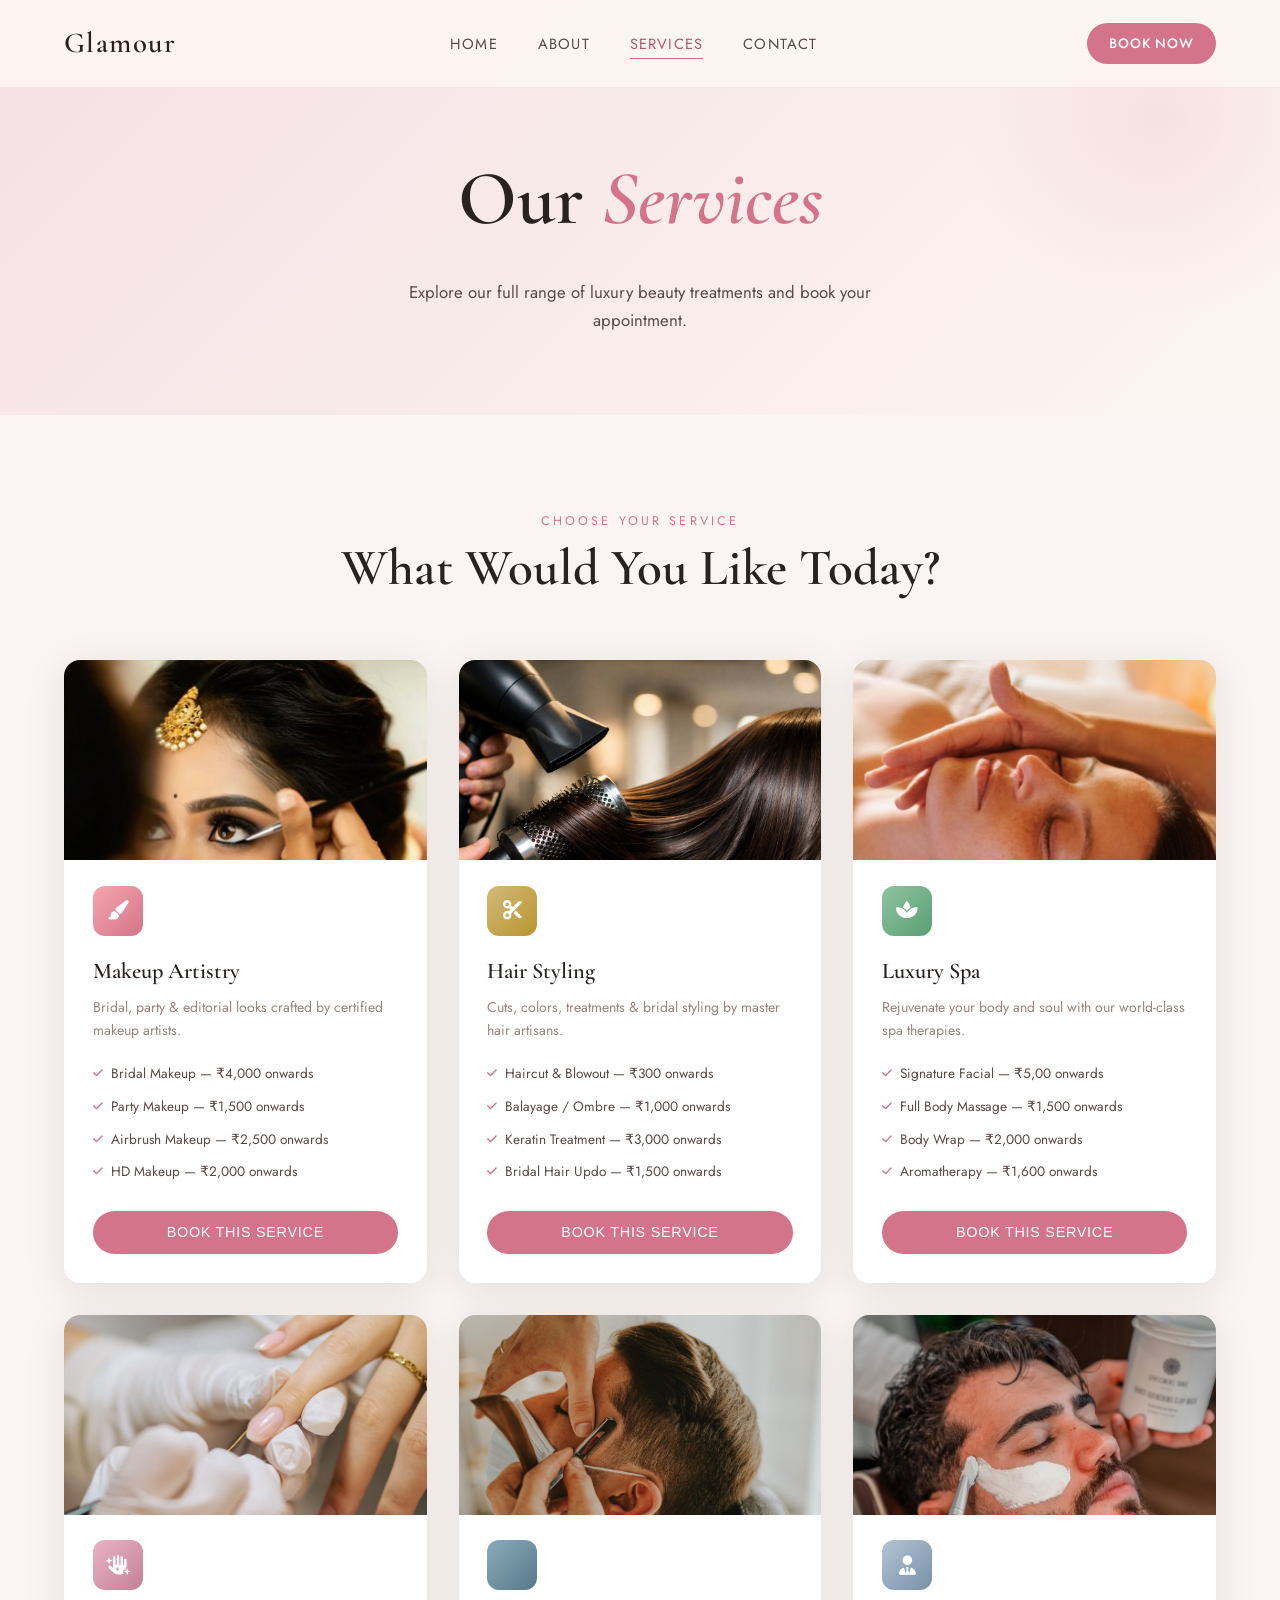
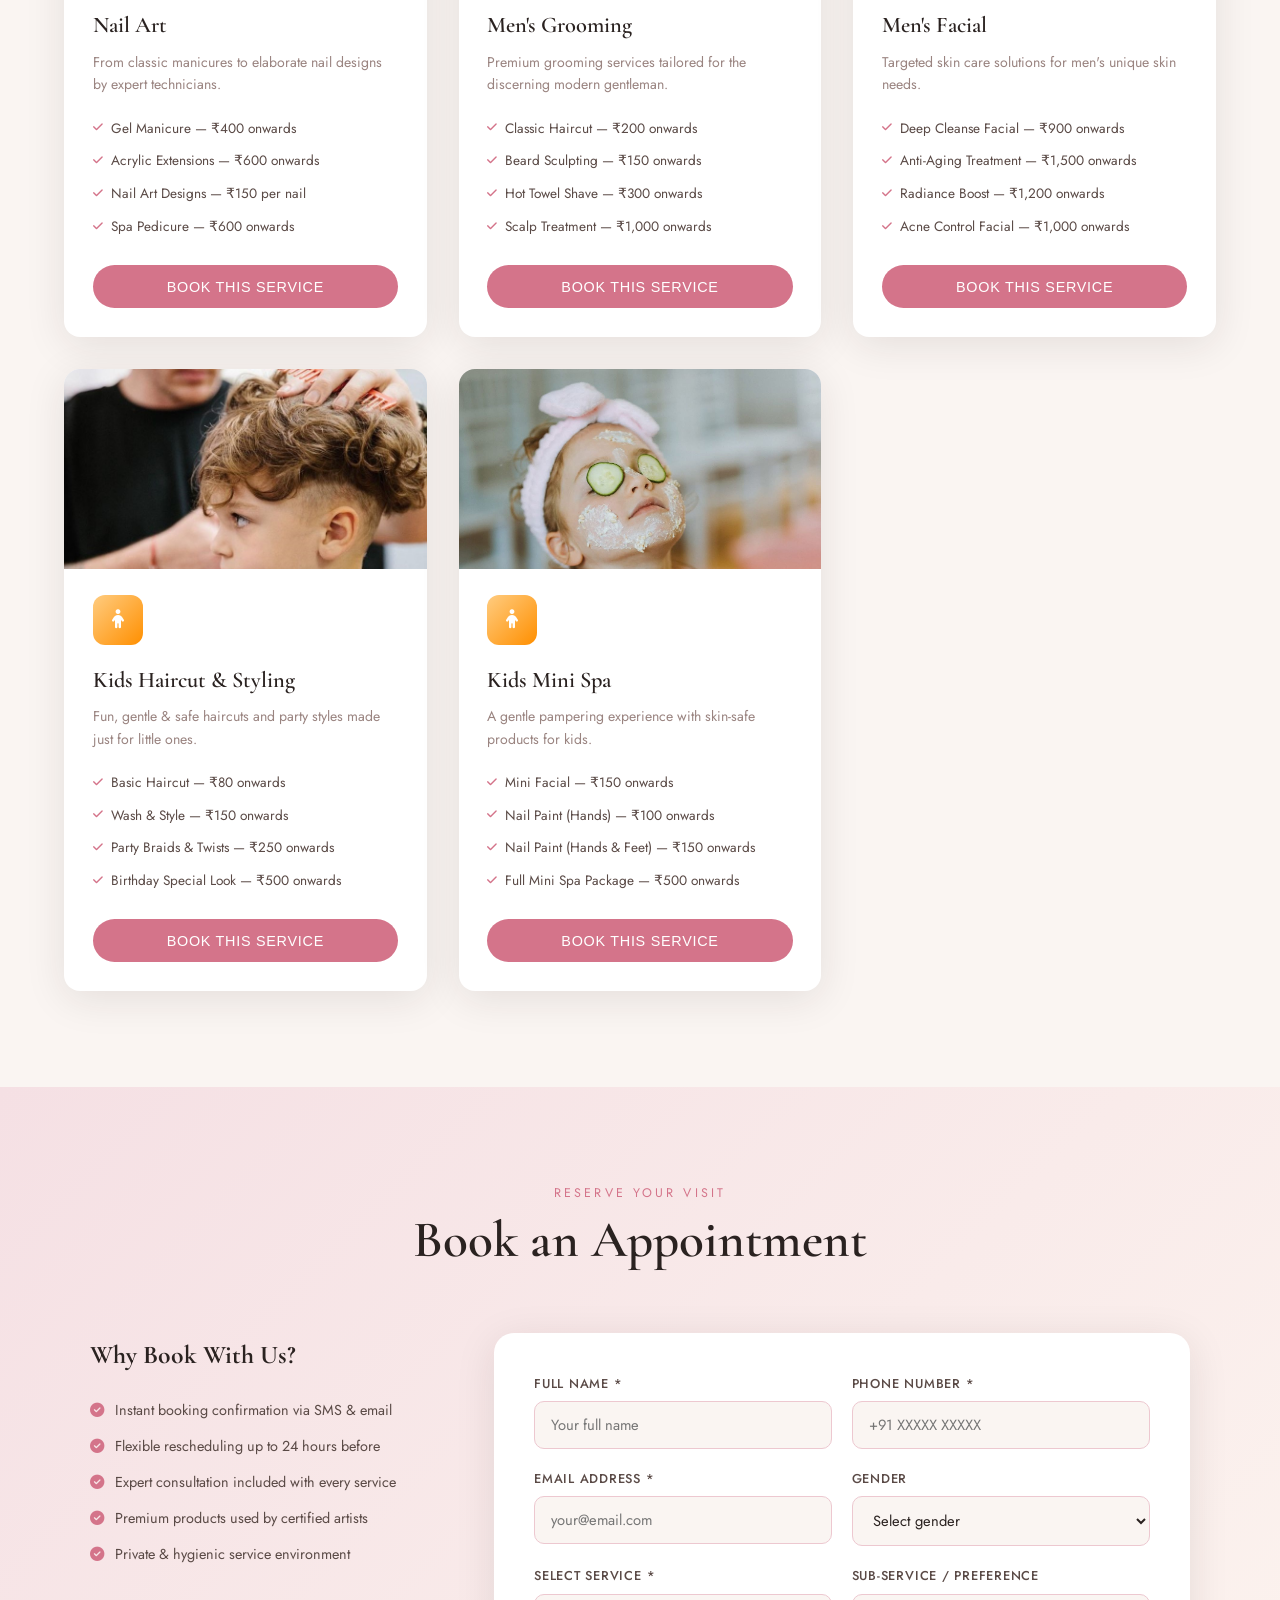
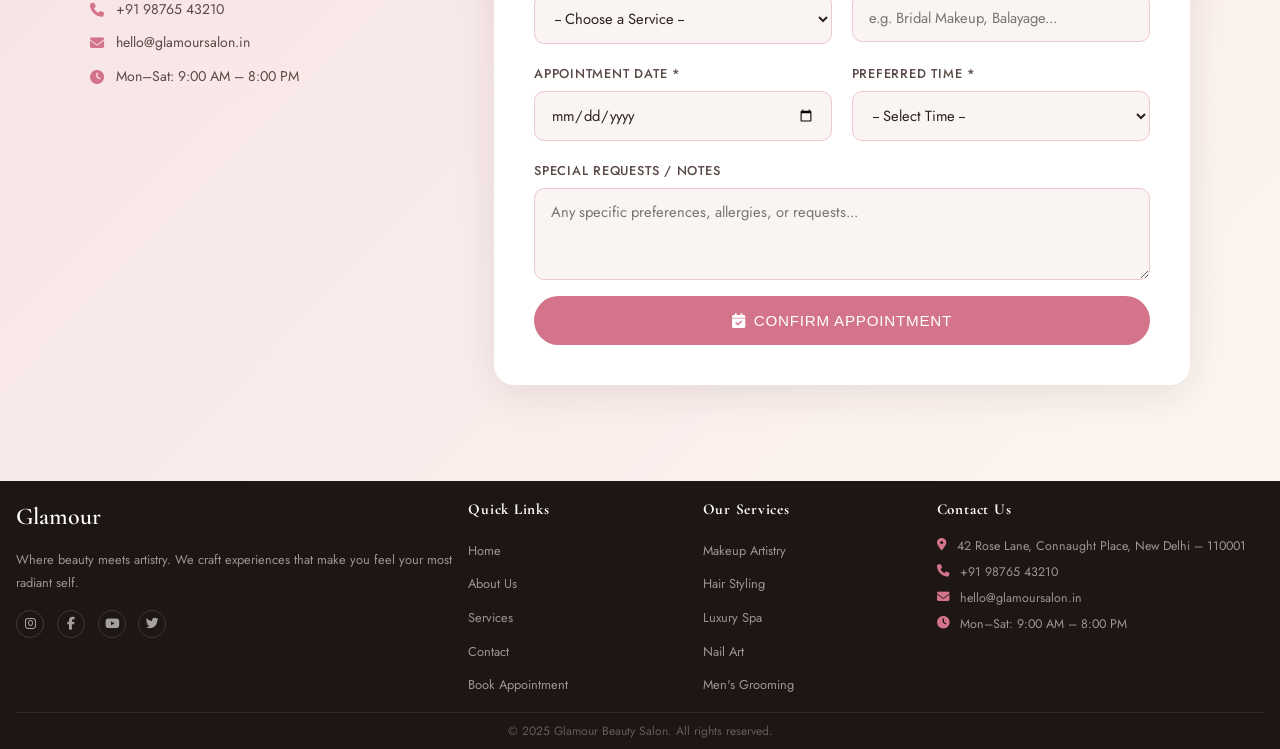
<file: services.html>
<!DOCTYPE html>
<html lang="en">
<head>
  <meta charset="UTF-8" />
  <meta name="viewport" content="width=device-width, initial-scale=1.0"/>
  <title>Services & Booking – Glamour Salon</title>
  <link rel="stylesheet" href="css/style.css" />
  <link href="https://fonts.googleapis.com/css2?family=Cormorant+Garamond:ital,wght@0,300;0,400;0,600;1,300;1,400&family=Jost:wght@300;400;500;600&family=Playfair+Display:ital,wght@0,700;1,400&display=swap" rel="stylesheet"/>
  <link rel="stylesheet" href="https://cdnjs.cloudflare.com/ajax/libs/font-awesome/6.5.0/css/all.min.css"/>
</head>
<body>

<nav class="navbar" id="navbar">
  <div class="nav-logo">
    <span class="logo-glamour">Glamour</span>
    <span class="logo-dot"></span>
  </div>
  <ul class="nav-links" id="navLinks">
    <li><a href="index.html">Home</a></li>
    <li><a href="about.html">About</a></li>
    <li><a href="services.html" class="active">Services</a></li>
    <li><a href="contact.html">Contact</a></li>
  </ul>
  <a href="#booking" class="nav-btn">Book Now</a>
  <button class="hamburger" id="hamburger"><i class="fas fa-bars"></i></button>
</nav>

<!-- PAGE HERO -->
<section class="page-hero services-hero">
  <div class="page-hero-content">
    <p class="section-label"></p>
    <h1>Our <em>Services</em></h1>
    <p>Explore our full range of luxury beauty treatments and book your appointment.</p>
  </div>
</section>

<!-- SERVICE CARDS -->
<section class="section" id="services-list">
  <div class="section-header">
    <p class="section-label">Choose Your Service</p>
    <h2 class="section-title">What Would You Like Today?</h2>
    <div class="divider-ornament"></div>
  </div>

  <div class="services-full-grid">

    <div class="service-full-card" id="card-makeup" onclick="selectService('Makeup Artistry')">
      <div class="sfc-img">
        <img src="images/makeup2.jpg" alt="Makeup" />
      </div>
      <div class="sfc-body">
        <div class="sfc-icon makeup-icon-bg"><i class="fas fa-paint-brush"></i></div>
        <h3>Makeup Artistry</h3>
        <p>Bridal, party & editorial looks crafted by certified makeup artists.</p>
        <ul class="sfc-list">
          <li><i class="fas fa-check"></i> Bridal Makeup — ₹4,000 onwards</li>
          <li><i class="fas fa-check"></i> Party Makeup — ₹1,500 onwards</li>
          <li><i class="fas fa-check"></i> Airbrush Makeup — ₹2,500 onwards</li>
          <li><i class="fas fa-check"></i> HD Makeup — ₹2,000 onwards</li>
        </ul>
        <button class="btn-primary sfc-book-btn" onclick="selectService('Makeup Artistry')">Book This Service</button>
      </div>
    </div>

    <div class="service-full-card" id="card-hairstyle" onclick="selectService('Hair Styling')">
      <div class="sfc-img">
         <img src="images/hair2.jpg" alt="Hair2" /> 
        <i class="fas fa-cut"></i>
      </div>
      <div class="sfc-body">
        <div class="sfc-icon hair-icon-bg"><i class="fas fa-cut"></i></div>
        <h3>Hair Styling</h3>
        <p>Cuts, colors, treatments & bridal styling by master hair artisans.</p>
        <ul class="sfc-list">
          <li><i class="fas fa-check"></i> Haircut & Blowout — ₹300 onwards</li>
          <li><i class="fas fa-check"></i> Balayage / Ombre — ₹1,000 onwards</li>
          <li><i class="fas fa-check"></i> Keratin Treatment — ₹3,000 onwards</li>
          <li><i class="fas fa-check"></i> Bridal Hair Updo — ₹1,500 onwards</li>
        </ul>
        <button class="btn-primary sfc-book-btn" onclick="selectService('Hair Styling')">Book This Service</button>
      </div>
    </div>

    <div class="service-full-card" id="card-spa" onclick="selectService('Luxury Spa')">
      <div class="sfc-img">
        <img src="images/spa2.jpg" alt="Spa2" />
        <i class="fas fa-spa"></i>
      </div>
      <div class="sfc-body">
        <div class="sfc-icon spa-icon-bg"><i class="fas fa-spa"></i></div>
        <h3>Luxury Spa</h3>
        <p>Rejuvenate your body and soul with our world-class spa therapies.</p>
        <ul class="sfc-list">
          <li><i class="fas fa-check"></i> Signature Facial — ₹5,00 onwards</li>
          <li><i class="fas fa-check"></i> Full Body Massage — ₹1,500 onwards</li>
          <li><i class="fas fa-check"></i> Body Wrap — ₹2,000 onwards</li>
          <li><i class="fas fa-check"></i> Aromatherapy — ₹1,600 onwards</li>
        </ul>
        <button class="btn-primary sfc-book-btn" onclick="selectService('Luxury Spa')">Book This Service</button>
      </div>
    </div>

    <div class="service-full-card" id="card-nails" onclick="selectService('Nail Art')">
      <div class="sfc-img">
        <img src="images/nail2.jpg" alt="Nail2" />
        <i class="fas fa-hand-sparkles"></i>
      </div>
      <div class="sfc-body">
        <div class="sfc-icon nails-icon-bg"><i class="fas fa-hand-sparkles"></i></div>
        <h3>Nail Art</h3>
        <p>From classic manicures to elaborate nail designs by expert technicians.</p>
        <ul class="sfc-list">
          <li><i class="fas fa-check"></i> Gel Manicure — ₹400 onwards</li>
          <li><i class="fas fa-check"></i> Acrylic Extensions — ₹600 onwards</li>
          <li><i class="fas fa-check"></i> Nail Art Designs — ₹150 per nail</li>
          <li><i class="fas fa-check"></i> Spa Pedicure — ₹600 onwards</li>
        </ul>
        <button class="btn-primary sfc-book-btn" onclick="selectService('Nail Art')">Book This Service</button>
      </div>
    </div>

    <div class="service-full-card" id="card-grooming" onclick="selectService('Men\'s Grooming')">
      <div class="sfc-img">
        <img src="images/men2.jpg" alt="Men2" />
        <i class="fas fa-razor"></i>
      </div>
      <div class="sfc-body">
        <div class="sfc-icon grooming-icon-bg"><i class="fas fa-razor"></i></div>
        <h3>Men's Grooming</h3>
        <p>Premium grooming services tailored for the discerning modern gentleman.</p>
        <ul class="sfc-list">
          <li><i class="fas fa-check"></i> Classic Haircut — ₹200 onwards</li>
          <li><i class="fas fa-check"></i> Beard Sculpting — ₹150 onwards</li>
          <li><i class="fas fa-check"></i> Hot Towel Shave — ₹300 onwards</li>
          <li><i class="fas fa-check"></i> Scalp Treatment — ₹1,000 onwards</li>
        </ul>
        <button class="btn-primary sfc-book-btn" onclick="selectService('Men\'s Grooming')">Book This Service</button>
      </div>
    </div>

    <div class="service-full-card" id="card-mens-facial" onclick="selectService('Men\'s Facial')">
      <div class="sfc-img">
        <img src="images/facial2.jpg" alt="Facial2" />
        <i class="fas fa-user-tie"></i>
      </div>
      <div class="sfc-body">
        <div class="sfc-icon mens-facial-icon-bg"><i class="fas fa-user-tie"></i></div>
        <h3>Men's Facial</h3>
        <p>Targeted skin care solutions for men's unique skin needs.</p>
        <ul class="sfc-list">
          <li><i class="fas fa-check"></i> Deep Cleanse Facial — ₹900 onwards</li>
          <li><i class="fas fa-check"></i> Anti-Aging Treatment — ₹1,500 onwards</li>
          <li><i class="fas fa-check"></i> Radiance Boost — ₹1,200 onwards</li>
          <li><i class="fas fa-check"></i> Acne Control Facial — ₹1,000 onwards</li>
        </ul>
        <button class="btn-primary sfc-book-btn" onclick="selectService('Men\'s Facial')">Book This Service</button>
      </div>
    </div>

    <!-- Kids Section Header -->
    

    <div class="service-full-card" id="card-kids-haircut" onclick="selectService('Kids Haircut')">
      <div class="sfc-img">
        <img src="images/kidhair2.jpg" alt="Facial2" >
        <i class="fas fa-child"></i>
      </div>
      <div class="sfc-body">
        <div class="sfc-icon" style="background:linear-gradient(135deg,#ffcc80,#ff8f00);"><i class="fas fa-child"></i></div>
        <h3>Kids Haircut & Styling</h3>
        <p>Fun, gentle & safe haircuts and party styles made just for little ones.</p>
        <ul class="sfc-list">
          <li><i class="fas fa-check"></i> Basic Haircut — ₹80 onwards</li>
          <li><i class="fas fa-check"></i> Wash & Style — ₹150 onwards</li>
          <li><i class="fas fa-check"></i> Party Braids & Twists — ₹250 onwards</li>
          <li><i class="fas fa-check"></i> Birthday Special Look — ₹500 onwards</li>
        </ul>
        <button class="btn-primary sfc-book-btn" onclick="selectService('Kids Haircut')">Book This Service</button>
      </div>
    </div>

    <div class="service-full-card" id="card-kids-spa" onclick="selectService('Kids Mini Spa')">
      <div class="sfc-img">
<img src="images/kidspa2.jpg" alt="Kid" />
        <i class="fas fa-star"></i>
      </div>
      <div class="sfc-body">
        <div class="sfc-icon" style="background:linear-gradient(135deg,#ffcc80,#ff8f00);"><i class="fas fa-child"></i></div>
        <h3>Kids Mini Spa</h3>
        <p>A gentle pampering experience with skin-safe products for kids.</p>
        <ul class="sfc-list">
          <li><i class="fas fa-check"></i> Mini Facial — ₹150 onwards</li>
          <li><i class="fas fa-check"></i> Nail Paint (Hands) — ₹100 onwards</li>
          <li><i class="fas fa-check"></i> Nail Paint (Hands & Feet) — ₹150 onwards</li>
          <li><i class="fas fa-check"></i> Full Mini Spa Package — ₹500 onwards</li>
        </ul>
        <button class="btn-primary sfc-book-btn" onclick="selectService('Kids Mini Spa')">Book This Service</button>
      </div>
    </div>

  </div>
</section>

<!-- BOOKING FORM -->
<section class="section booking-section" id="booking">
  <div class="section-header">
    <p class="section-label">Reserve Your Visit</p>
    <h2 class="section-title">Book an Appointment</h2>
    <div class="divider-ornament"></div>
  </div>

  <div class="booking-wrapper">
    <div class="booking-info">
      <h3>Why Book With Us?</h3>
      <ul class="booking-perks">
        <li><i class="fas fa-check-circle"></i> Instant booking confirmation via SMS & email</li>
        <li><i class="fas fa-check-circle"></i> Flexible rescheduling up to 24 hours before</li>
        <li><i class="fas fa-check-circle"></i> Expert consultation included with every service</li>
        <li><i class="fas fa-check-circle"></i> Premium products used by certified artists</li>
        <li><i class="fas fa-check-circle"></i> Private & hygienic service environment</li>
      </ul>
      <div class="booking-contact-quick">
        <p><i class="fas fa-phone"></i> +91 98765 43210</p>
        <p><i class="fas fa-envelope"></i> hello@glamoursalon.in</p>
        <p><i class="fas fa-clock"></i> Mon–Sat: 9:00 AM – 8:00 PM</p>
      </div>
    </div>

    <form class="booking-form" id="bookingForm" onsubmit="submitBooking(event)">
      <div class="form-row">
        <div class="form-group">
          <label for="clientName">Full Name *</label>
          <input type="text" id="clientName" placeholder="Your full name" required />
        </div>
        <div class="form-group">
          <label for="clientPhone">Phone Number *</label>
          <input type="tel" id="clientPhone" placeholder="+91 XXXXX XXXXX" required />
        </div>
      </div>
      <div class="form-row">
        <div class="form-group">
          <label for="clientEmail">Email Address *</label>
          <input type="email" id="clientEmail" placeholder="your@email.com" required />
        </div>
        <div class="form-group">
          <label for="clientGender">Gender</label>
          <select id="clientGender">
            <option value="">Select gender</option>
            <option value="female">Female</option>
            <option value="male">Male</option>
            <option value="other">Other</option>
          </select>
        </div>
      </div>
      <div class="form-row">
        <div class="form-group">
          <label for="serviceSelect">Select Service *</label>
          <select id="serviceSelect" required>
            <option value="">-- Choose a Service --</option>
            <optgroup label="For Her">
              <option value="Makeup Artistry">Makeup Artistry</option>
              <option value="Hair Styling">Hair Styling</option>
              <option value="Luxury Spa">Luxury Spa</option>
              <option value="Nail Art">Nail Art</option>
            </optgroup>
            <optgroup label="For Him">
              <option value="Men's Grooming">Men's Grooming</option>
              <option value="Men's Facial">Men's Facial</option>
            </optgroup>
            <optgroup label="For Kids">
              <option value="Kids Haircut">Kids Haircut & Styling</option>
              <option value="Kids Mini Spa">Kids Mini Spa</option>
            </optgroup>
          </select>
        </div>
        <div class="form-group">
          <label for="subService">Sub-Service / Preference</label>
          <input type="text" id="subService" placeholder="e.g. Bridal Makeup, Balayage..." />
        </div>
      </div>
      <div class="form-row">
        <div class="form-group">
          <label for="appointmentDate">Appointment Date *</label>
          <input type="date" id="appointmentDate" required />
        </div>
        <div class="form-group">
          <label for="appointmentTime">Preferred Time *</label>
          <select id="appointmentTime" required>
            <option value="">-- Select Time --</option>
            <option value="09:00 AM">09:00 AM</option>
            <option value="10:00 AM">10:00 AM</option>
            <option value="11:00 AM">11:00 AM</option>
            <option value="12:00 PM">12:00 PM</option>
            <option value="01:00 PM">01:00 PM</option>
            <option value="02:00 PM">02:00 PM</option>
            <option value="03:00 PM">03:00 PM</option>
            <option value="04:00 PM">04:00 PM</option>
            <option value="05:00 PM">05:00 PM</option>
            <option value="06:00 PM">06:00 PM</option>
            <option value="07:00 PM">07:00 PM</option>
          </select>
        </div>
      </div>
      <div class="form-group full-width">
        <label for="specialRequest">Special Requests / Notes</label>
        <textarea id="specialRequest" rows="3" placeholder="Any specific preferences, allergies, or requests..."></textarea>
      </div>
      <button type="submit" class="btn-primary booking-submit">
        <i class="fas fa-calendar-check"></i> Confirm Appointment
      </button>
    </form>
  </div>

  <!-- Booking Success Modal -->
  <div class="booking-modal" id="bookingModal">
    <div class="modal-content">
      <div class="modal-icon"><i class="fas fa-check-circle"></i></div>
      <h3>Appointment Confirmed!</h3>
      <div id="bookingSummary"></div>
      <p class="modal-note">Your appointment is confirmed! We\'ll reach out to you shortly.</p>
      <button class="btn-primary" onclick="closeModal()">Done</button>
    </div>
  </div>
</section>

<!-- FOOTER -->
 <style>
  .footer { padding: 1rem 1rem 0; }
  .footer-inner { gap: 1rem; padding-bottom: 0.5rem; }
  .footer-logo { font-size: 1.5rem; margin-bottom: 0.6rem; }
  .footer-brand p { font-size: 0.8rem; margin-bottom: 1rem; }
  .footer-socials a { width: 28px; height: 28px; font-size: 0.8rem; }
  .footer-links h4, .footer-services h4, .footer-contact h4 { font-size: 0.95rem; margin-bottom: 0.8rem; }
  .footer-links ul li, .footer-services ul li { margin-bottom: 0.4rem; }
  .footer-links ul li a, .footer-services ul li a { font-size: 0.8rem; }
  .footer-contact p { font-size: 0.78rem; margin-bottom: 0.3rem; }
  .footer-bottom { padding: 0.5rem 0; font-size: 0.75rem; }
</style>
<footer class="footer" id="footer">
  <div class="footer-inner">
    <div class="footer-brand">
      <div class="footer-logo">Glamour <span class="logo-dot"></span></div>
      <p>Where beauty meets artistry. We craft experiences that make you feel your most radiant self.</p>
      <div class="footer-socials">
        <a href="#"><i class="fab fa-instagram"></i></a>
        <a href="#"><i class="fab fa-facebook-f"></i></a>
        <a href="#"><i class="fab fa-youtube"></i></a>
        <a href="#"><i class="fab fa-twitter"></i></a>
      </div>
    </div>
    <div class="footer-links">
      <h4>Quick Links</h4>
      <ul>
        <li><a href="index.html">Home</a></li>
        <li><a href="about.html">About Us</a></li>
        <li><a href="services.html">Services</a></li>
        <li><a href="contact.html">Contact</a></li>
        <li><a href="services.html#booking">Book Appointment</a></li>
      </ul>
    </div>
    <div class="footer-services">
      <h4>Our Services</h4>
      <ul>
        <li><a href="services.html?service=makeup">Makeup Artistry</a></li>
        <li><a href="services.html?service=hairstyle">Hair Styling</a></li>
        <li><a href="services.html?service=spa">Luxury Spa</a></li>
        <li><a href="services.html?service=nails">Nail Art</a></li>
        <li><a href="services.html?service=grooming">Men's Grooming</a></li>
      </ul>
    </div>
    <div class="footer-contact">
      <h4>Contact Us</h4>
      <p><i class="fas fa-map-marker-alt"></i> 42 Rose Lane, Connaught Place, New Delhi – 110001</p>
      <p><i class="fas fa-phone"></i> +91 98765 43210</p>
      <p><i class="fas fa-envelope"></i> hello@glamoursalon.in</p>
      <p><i class="fas fa-clock"></i> Mon–Sat: 9:00 AM – 8:00 PM</p>
    </div>
  </div>
  <div class="footer-bottom">
    <p>© 2025 Glamour Beauty Salon. All rights reserved.</p>
  </div>
</footer>

<script src="js/main.js"></script>
<script>
var WA_NUMBER = "919777983985";

/* Set min date = tomorrow */
(function () {
  var d = document.getElementById('appointmentDate');
  if (!d) return;
  var t = new Date(); t.setDate(t.getDate() + 1);
  d.min = t.toISOString().split('T')[0];
})();

/* Pre-select service from URL ?service=xxx */
(function () {
  var map = {
    makeup: 'Makeup Artistry', hairstyle: 'Hair Styling',
    spa: 'Luxury Spa', nails: 'Nail Art',
    grooming: "Men's Grooming", 'mens-facial': "Men's Facial",
    'kids-haircut': 'Kids Haircut', 'kids-spa': 'Kids Mini Spa'
  };
  var key = new URLSearchParams(location.search).get('service');
  if (!key) return;
  var sel = document.getElementById('serviceSelect');
  for (var i = 0; i < sel.options.length; i++) {
    if (sel.options[i].value === (map[key] || key)) { sel.options[i].selected = true; break; }
  }
  setTimeout(function () {
    var b = document.getElementById('booking');
    if (b) b.scrollIntoView({ behavior: 'smooth', block: 'start' });
  }, 400);
})();

/* Card click - scroll to form and pre-select service */
function selectService(name) {
  var sel = document.getElementById('serviceSelect');
  for (var i = 0; i < sel.options.length; i++) {
    if (sel.options[i].value === name) { sel.options[i].selected = true; break; }
  }
  document.getElementById('booking').scrollIntoView({ behavior: 'smooth', block: 'start' });
}

/* Submit booking - save to localStorage, show modal, then open WhatsApp */
function submitBooking(e) {
  e.preventDefault();

  var name       = document.getElementById('clientName').value.trim();
  var phone      = document.getElementById('clientPhone').value.trim();
  var email      = document.getElementById('clientEmail').value.trim();
  var gender     = document.getElementById('clientGender').value || 'Not specified';
  var service    = document.getElementById('serviceSelect').value;
  var subService = document.getElementById('subService').value.trim();
  var date       = document.getElementById('appointmentDate').value;
  var time       = document.getElementById('appointmentTime').value;
  var notes      = document.getElementById('specialRequest').value.trim();
  var dateFormatted = new Date(date).toLocaleDateString('en-IN', {
    weekday: 'long', year: 'numeric', month: 'long', day: 'numeric'
  });
  var id = 'GLM-' + Date.now().toString(36).toUpperCase().slice(-6);

  /* Save to localStorage */
  var all = JSON.parse(localStorage.getItem('glamour_appointments') || '[]');
  all.push({ id: id, name: name, phone: phone, email: email, gender: gender,
             service: service, subService: subService, date: date,
             dateFormatted: dateFormatted, time: time, notes: notes,
             bookedAt: new Date().toLocaleString('en-IN') });
  localStorage.setItem('glamour_appointments', JSON.stringify(all));

  /* Populate confirmation modal */
  document.getElementById('bookingSummary').innerHTML =
    '<div class="booking-summary-line"><strong>Booking ID:</strong> ' + id + '</div>' +
    '<div class="booking-summary-line"><strong>Client:</strong> ' + name + '</div>' +
    '<div class="booking-summary-line"><strong>Service:</strong> ' + service + (subService ? ' - ' + subService : '') + '</div>' +
    '<div class="booking-summary-line"><strong>Date:</strong> ' + dateFormatted + '</div>' +
    '<div class="booking-summary-line"><strong>Time:</strong> ' + time + '</div>' +
    '<div class="booking-summary-line"><strong>Phone:</strong> ' + phone + '</div>' +
    '<div class="booking-summary-line"><strong>Email:</strong> ' + email + '</div>' +
    (notes ? '<div class="booking-summary-line"><strong>Notes:</strong> ' + notes + '</div>' : '');

  /* Show confirmation modal */
  document.getElementById('bookingModal').classList.add('active');

  /* Send WhatsApp silently in background after short delay
     (delay lets the modal render first, then WhatsApp opens in a new tab) */
  setTimeout(function () {
    var msg =
      '*New Appointment - Glamour Salon*\n\n' +
      '*Booking ID:* ' + id + '\n' +
      '*Client:* ' + name + '\n' +
      '*Gender:* ' + gender + '\n' +
      '*Service:* ' + service + (subService ? ' - ' + subService : '') + '\n' +
      '*Date:* ' + dateFormatted + '\n' +
      '*Time:* ' + time + '\n' +
      '*Phone:* ' + phone + '\n' +
      '*Email:* ' + email + '\n' +
      (notes ? '*Notes:* ' + notes + '\n' : '') +
      '\n_Booked via Glamour Website_';
    window.open('https://wa.me/' + WA_NUMBER + '?text=' + encodeURIComponent(msg), '_blank');
  }, 600);
}

/* Close modal and reset form */
function closeModal() {
  document.getElementById('bookingModal').classList.remove('active');
  document.getElementById('bookingForm').reset();
  var d = document.getElementById('appointmentDate');
  if (d) { var t = new Date(); t.setDate(t.getDate() + 1); d.min = t.toISOString().split('T')[0]; }
}

/* Close modal on backdrop click */
document.addEventListener('click', function (e) {
  var m = document.getElementById('bookingModal');
  if (m && e.target === m) closeModal();
});
</script>
</body>
</html>
</file>
<file: css/style.css>
/* ===========================
   GLAMOUR SALON – STYLESHEET
   =========================== */

/* FONTS & VARIABLES */
@import url('https://fonts.googleapis.com/css2?family=Cormorant+Garamond:ital,wght@0,300;0,400;0,600;1,300;1,400&family=Jost:wght@300;400;500;600&family=Playfair+Display:ital,wght@0,700;1,400&display=swap');

:root {
  --blush: #f5e0e4;
  --blush-mid: #edc8d0;
  --rose: #d4748a;
  --rose-dark: #b85570;
  --gold: #c9a96e;
  --gold-light: #e2c890;
  --cream: #fdf6f0;
  --off-white: #faf5f2;
  --charcoal: #2a2220;
  --mid: #5a4a46;
  --muted: #9a8480;
  --white: #ffffff;
  --shadow: 0 8px 40px rgba(42,34,32,0.10);
  --shadow-hover: 0 16px 60px rgba(42,34,32,0.18);
  --radius: 16px;
  --font-display: 'Cormorant Garamond', serif;
  --font-body: 'Jost', sans-serif;
  --transition: all 0.35s cubic-bezier(0.4,0,0.2,1);
}

*, *::before, *::after { box-sizing: border-box; margin: 0; padding: 0; }

html { scroll-behavior: smooth; }

body {
  font-family: var(--font-body);
  background: var(--off-white);
  color: var(--charcoal);
  font-size: 16px;
  line-height: 1.7;
  overflow-x: hidden;
}

img { max-width: 100%; display: block; }
a { text-decoration: none; color: inherit; }
ul { list-style: none; }

/* ===========================
   NAVBAR
   =========================== */
.navbar {
  position: fixed; top: 0; left: 0; right: 0; z-index: 999;
  display: flex; align-items: center; justify-content: space-between;
  padding: 1.2rem 4rem;
  background: rgba(253,246,240,0.92);
  backdrop-filter: blur(16px);
  border-bottom: 1px solid rgba(212,116,138,0.12);
  transition: var(--transition);
}
.navbar.scrolled {
  padding: 0.8rem 4rem;
  box-shadow: 0 4px 30px rgba(42,34,32,0.08);
}
.nav-logo {
  font-family: var(--font-display);
  font-size: 1.8rem;
  font-weight: 600;
  color: var(--charcoal);
  letter-spacing: 0.05em;
  display: flex; align-items: center; gap: 0.3rem;
}
.logo-glamour { color: var(--charcoal); }
.logo-dot { color: var(--rose); font-size: 1rem; }
.nav-links {
  display: flex; gap: 2.5rem; align-items: center;
}
.nav-links a {
  font-family: var(--font-body);
  font-weight: 400;
  font-size: 0.92rem;
  letter-spacing: 0.08em;
  text-transform: uppercase;
  color: var(--mid);
  transition: var(--transition);
  position: relative;
}
.nav-links a::after {
  content: '';
  position: absolute; bottom: -4px; left: 0; right: 0; height: 1px;
  background: var(--rose);
  transform: scaleX(0); transform-origin: right;
  transition: transform 0.3s ease;
}
.nav-links a:hover, .nav-links a.active { color: var(--rose-dark); }
.nav-links a:hover::after, .nav-links a.active::after { transform: scaleX(1); transform-origin: left; }

.nav-btn {
  background: var(--rose);
  color: var(--white);
  padding: 0.55rem 1.4rem;
  border-radius: 40px;
  font-size: 0.85rem;
  font-weight: 500;
  letter-spacing: 0.06em;
  text-transform: uppercase;
  transition: var(--transition);
}
.nav-btn:hover { background: var(--rose-dark); transform: translateY(-1px); }

.hamburger {
  display: none; border: none; background: none;
  font-size: 1.3rem; color: var(--charcoal); cursor: pointer;
}

/* ===========================
   BUTTONS
   =========================== */
.btn-primary {
  display: inline-flex; align-items: center; gap: 0.5rem;
  background: var(--rose);
  color: var(--white);
  padding: 0.85rem 2rem;
  border-radius: 40px;
  font-size: 0.9rem;
  font-weight: 500;
  letter-spacing: 0.05em;
  text-transform: uppercase;
  transition: var(--transition);
  border: none; cursor: pointer;
}
.btn-primary:hover { background: var(--rose-dark); transform: translateY(-2px); box-shadow: 0 8px 25px rgba(212,116,138,0.35); }

.btn-outline {
  display: inline-flex; align-items: center; gap: 0.5rem;
  background: transparent;
  color: var(--charcoal);
  padding: 0.85rem 2rem;
  border-radius: 40px;
  font-size: 0.9rem;
  font-weight: 500;
  letter-spacing: 0.05em;
  text-transform: uppercase;
  border: 1.5px solid var(--charcoal);
  transition: var(--transition);
  cursor: pointer;
}
.btn-outline:hover { background: var(--charcoal); color: var(--white); transform: translateY(-2px); }

/* ===========================
   HERO
   =========================== */
.hero {
  position: relative; width: 100%; height: 100vh; min-height: 680px;
  display: flex; align-items: center; overflow: hidden;
}
.hero-image-wrap {
  position: absolute; inset: 0;
}
.hero-img {
  width: 100%; height: 100%; object-fit: cover; object-position: center right;
}
.hero-overlay {
  position: absolute; inset: 0;
  background: linear-gradient(to right, rgba(253,246,240,0.96) 35%, rgba(253,246,240,0.55) 65%, rgba(253,246,240,0.1) 100%);
}
.hero-content {
  position: relative; z-index: 2;
  padding: 0 4rem;
  max-width: 600px;
}
.hero-sub {
  font-family: var(--font-body);
  font-size: 0.9rem;
  letter-spacing: 0.2em;
  text-transform: uppercase;
  color: var(--rose);
  margin-bottom: 0.5rem;
}
.hero-title {
  font-family: var(--font-display);
  font-size: clamp(4rem, 8vw, 8rem);
  font-weight: 600;
  line-height: 0.9;
  color: var(--charcoal);
  letter-spacing: -0.02em;
  margin-bottom: 1.2rem;
}
.hero-quote {
  font-family: var(--font-display);
  font-size: 1.15rem;
  font-style: italic;
  color: var(--mid);
  margin-bottom: 2.5rem;
  line-height: 1.6;
}
.hero-actions { display: flex; gap: 1rem; flex-wrap: wrap; }
.hero-scroll-hint {
  position: absolute; bottom: 3rem; left: 4rem; z-index: 2;
  display: flex; align-items: center; gap: 1rem;
  font-size: 0.75rem; letter-spacing: 0.2em; text-transform: uppercase; color: var(--muted);
}
.scroll-line {
  width: 60px; height: 1px; background: var(--rose);
  animation: scrollPulse 2s ease-in-out infinite;
}
@keyframes scrollPulse { 0%,100%{transform:scaleX(1)} 50%{transform:scaleX(1.4)} }

/* ===========================
   SECTION COMMONS
   =========================== */
.section { padding: 6rem 4rem; }
.section-header { text-align: center; margin-bottom: 4rem; }
.section-label {
  font-size: 0.78rem;
  letter-spacing: 0.25em;
  text-transform: uppercase;
  color: var(--rose);
  margin-bottom: 0.5rem;
  display: block;
}
.section-title {
  font-family: var(--font-display);
  font-size: clamp(2rem, 4vw, 3.2rem);
  font-weight: 600;
  color: var(--charcoal);
  line-height: 1.1;
  margin-bottom: 1rem;
}
.section-title em { color: var(--rose); font-style: italic; }
.divider-ornament {
  color: var(--gold);
  letter-spacing: 0.4em;
  font-size: 0.8rem;
}
.divider-ornament.left-align { text-align: left; margin-bottom: 1.5rem; }

/* ===========================
   SERVICES PREVIEW (HOME)
   =========================== */
.services-preview { background: var(--off-white); }

.service-category-label {
  grid-column: 1 / -1;
  display: flex; align-items: center; gap: 1.5rem;
  margin-bottom: 0.5rem;
}
.service-category-label span {
  font-family: var(--font-display);
  font-size: 1.5rem;
  font-style: italic;
  color: var(--gold);
  letter-spacing: 0.05em;
}
.service-category-label::after {
  content: '';
  flex: 1; height: 1px; background: var(--blush-mid);
}

.services-grid {
  display: grid;
  grid-template-columns: repeat(auto-fill, minmax(280px, 1fr));
  gap: 1.8rem;
}
.service-card {
  background: var(--white);
  border-radius: var(--radius);
  overflow: hidden;
  box-shadow: var(--shadow);
  transition: var(--transition);
  cursor: pointer;
  display: block;
}
.service-card:hover { transform: translateY(-8px); box-shadow: var(--shadow-hover); }

.service-img-wrap {
  position: relative; height: 220px; overflow: hidden;
}
.service-img-wrap img {
  width: 100%; height: 100%; object-fit: cover;
  transition: transform 0.6s ease;
}
.service-card:hover .service-img-wrap img { transform: scale(1.06); }
.service-img-overlay {
  position: absolute; inset: 0;
  background: linear-gradient(to top, rgba(42,34,32,0.2), transparent);
}
.service-placeholder {
  width: 100%; height: 100%;
  display: flex; align-items: center; justify-content: center;
  font-size: 3rem; color: rgba(255,255,255,0.8);
  transition: transform 0.6s ease;
}
.service-card:hover .service-placeholder { transform: scale(1.06); }

.hairstyle-bg { background: linear-gradient(135deg, #d4c4b0, #c0a882); }
.spa-bg { background: linear-gradient(135deg, #a8c4b0, #7aab8a); }
.nails-bg { background: linear-gradient(135deg, #e8b4c4, #d490a8); }
.grooming-bg { background: linear-gradient(135deg, #9aacb8, #7090a4); }
.mens-facial-bg { background: linear-gradient(135deg, #b4c4d4, #8098b0); }

.service-info { padding: 1.4rem 1.6rem 1.6rem; }
.service-info h3 {
  font-family: var(--font-display);
  font-size: 1.35rem;
  font-weight: 600;
  color: var(--charcoal);
  margin-bottom: 0.4rem;
}
.service-info p {
  font-size: 0.88rem;
  color: var(--muted);
  margin-bottom: 0.8rem;
  line-height: 1.6;
}
.service-link {
  font-size: 0.8rem;
  letter-spacing: 0.1em;
  text-transform: uppercase;
  color: var(--rose);
  font-weight: 500;
  display: inline-flex; align-items: center; gap: 0.4rem;
  transition: var(--transition);
}
.service-card:hover .service-link { gap: 0.7rem; }

/* ===========================
   RATINGS
   =========================== */
.ratings-section { background: var(--cream); }
.ratings-grid {
  display: grid;
  grid-template-columns: repeat(auto-fill, minmax(310px, 1fr));
  gap: 0.5rem;
}
.rating-card {
  background: var(--white);
  border-radius: var(--radius);
  padding: 2rem;
  box-shadow: var(--shadow);
  transition: var(--transition);
  border-top: 3px solid transparent;
}
.rating-card:hover { transform: translateY(-5px); border-top-color: var(--rose); }
.rating-card.featured {
  background: linear-gradient(135deg, var(--charcoal), #3d2e2b);
  color: var(--white);
  border-top-color: var(--gold);
}
.rating-stars {
  color: var(--gold);
  font-size: 1.1rem;
  letter-spacing: 0.1em;
  margin-bottom: 1rem;
}
.rating-text {
  font-family: var(--font-display);
  font-size: 1rem;
  font-style: italic;
  color: var(--mid);
  line-height: 1.7;
  margin-bottom: 1.5rem;
}
.rating-card.featured .rating-text { color: rgba(255,255,255,0.8); }
.rating-author {
  display: flex; align-items: center; gap: 0.9rem;
}
.author-avatar {
  width: 44px; height: 44px;
  border-radius: 50%;
  display: flex; align-items: center; justify-content: center;
  font-family: var(--font-display);
  font-size: 1.2rem;
  font-weight: 600;
  color: var(--charcoal);
  flex-shrink: 0;
}

  .author-avatar img {
  width: 100%; height: 100%;
  border-radius: 50%;
  object-fit: cover;
}

.rating-author strong {
  font-weight: 600; font-size: 0.95rem; display: block;
}
.rating-author span {
  font-size: 0.78rem; color: var(--muted); text-transform: uppercase; letter-spacing: 0.08em;
}
.rating-card.featured .rating-author strong { color: var(--white); }
.rating-card.featured .rating-author span { color: var(--gold-light); }

/* ===========================
   CTA BANNER
   =========================== */
.cta-banner {
  background: linear-gradient(135deg, var(--charcoal) 0%, #3d2e2b 100%);
  padding: 5rem 4rem;
  text-align: center;
  position: relative;
  overflow: hidden;
}
.cta-banner::before {
  content: 'GLAMOUR';
  position: absolute; top: 50%; left: 50%;
  transform: translate(-50%, -50%);
  font-family: var(--font-display);
  font-size: 14rem;
  font-weight: 600;
  color: rgba(255,255,255,0.025);
  letter-spacing: 0.2em;
  white-space: nowrap;
  pointer-events: none;
}
.cta-content { position: relative; z-index: 1; }
.cta-content h2 {
  font-family: var(--font-display);
  font-size: clamp(2rem, 4vw, 3rem);
  color: var(--white);
  margin-bottom: 0.8rem;
}
.cta-content p {
  color: rgba(255,255,255,0.65);
  font-size: 1rem;
  margin-bottom: 2rem;
  letter-spacing: 0.05em;
}

/* ===========================
   FOOTER
   =========================== */
.footer {
  background: #1e1614;
  color: rgba(255,255,255,0.8);
  padding: 1rem 1rem 0;
}
.footer-inner {
  display: grid;
  grid-template-columns: 2fr 1fr 1fr 1.5fr;
  gap: 1.5rem;
  padding-bottom: 1.5rem;
  border-bottom: 1px solid rgba(255,255,255,0.08);
}
.footer-logo {
  font-family: var(--font-display);
  font-size: 2rem;
  font-weight: 600;
  color: var(--white);
  margin-bottom: 1rem;
}
.footer-brand p {
  font-size: 0.88rem;
  color: rgba(255,255,255,0.55);
  line-height: 1.8;
  margin-bottom: 0.8rem;
}
.footer-socials { display: flex; gap: 0.8rem; }
.footer-socials a {
  width: 38px; height: 38px;
  border: 1px solid rgba(255,255,255,0.15);
  border-radius: 50%;
  display: flex; align-items: center; justify-content: center;
  font-size: 0.9rem;
  color: rgba(255,255,255,0.6);
  transition: var(--transition);
}
.footer-socials a:hover {
  background: var(--rose); border-color: var(--rose); color: var(--white);
}
.footer-links h4, .footer-services h4, .footer-contact h4 {
  font-family: var(--font-display);
  font-size: 1.1rem;
  color: var(--white);
  margin-bottom: 0.5rem;
  letter-spacing: 0.05em;
}
.footer-links ul li, .footer-services ul li { margin-bottom: 0.6rem; }
.footer-links ul li a, .footer-services ul li a {
  font-size: 0.88rem;
  color: rgba(255,255,255,0.55);
  transition: var(--transition);
}
.footer-links ul li a:hover, .footer-services ul li a:hover { color: var(--rose); padding-left: 4px; }
.footer-contact p {
  font-size: 0.85rem;
  color: rgba(255,255,255,0.55);
  margin-bottom: 0.7rem;
  display: flex; align-items: flex-start; gap: 0.7rem;
}
.footer-contact p i { color: var(--rose); margin-top: 0.2rem; flex-shrink: 0; }
.footer-bottom {
  padding: 0.5rem 0;
  text-align: center;
  font-size: 0.82rem;
  color: rgba(255,255,255,0.3);
}

/* ===========================
   PAGE HERO (Inner pages)
   =========================== */
.page-hero {
  padding-top: 8rem;
  padding-bottom: 5rem;
  background: linear-gradient(135deg, var(--blush) 0%, var(--cream) 100%);
  text-align: center;
  position: relative;
  overflow: hidden;
}
.page-hero::before {
  content: '';
  position: absolute; top: -80px; right: -80px;
  width: 400px; height: 400px;
  background: radial-gradient(circle, rgba(212,116,138,0.12), transparent 70%);
  pointer-events: none;
}
.page-hero-content { position: relative; z-index: 1; }
.page-hero h1 {
  font-family: var(--font-display);
  font-size: clamp(2.5rem, 6vw, 5rem);
  font-weight: 600;
  color: var(--charcoal);
  margin: 0.4rem 0 0.8rem;
}
.page-hero h1 em { color: var(--rose); font-style: italic; }
.page-hero p {
  font-size: 1.05rem;
  color: var(--mid);
  max-width: 500px;
  margin: 0 auto;
}

/* ===========================
   ABOUT PAGE
   =========================== */
.about-story { background: var(--off-white); }
.about-story-grid {
  display: grid;
  grid-template-columns: 1fr 1fr;
  gap: 5rem;
  align-items: center;
}
.about-story-text h2 { text-align: left; }
.about-story-text p {
  color: var(--mid);
  margin-bottom: 1.2rem;
  font-size: 0.98rem;
  line-height: 1.8;
}
.about-stats {
  display: grid; grid-template-columns: repeat(4, 1fr);
  gap: 1.5rem; margin-top: 2.5rem;
  padding-top: 2rem;
  border-top: 1px solid var(--blush-mid);
}
.stat h3 {
  font-family: var(--font-display);
  font-size: 2.5rem;
  font-weight: 600;
  color: var(--rose);
  line-height: 1;
}
.stat span {
  font-size: 0.78rem;
  color: var(--muted);
  text-transform: uppercase;
  letter-spacing: 0.08em;
}
.about-img-stack { position: relative; }
.about-img-main {
  border-radius: 20px;
  overflow: hidden;
  box-shadow: var(--shadow-hover);
}
.about-img-main img {
  width: 100%; height: 480px; object-fit: cover;
  object-position: center top;
  border-radius: 20px;
}
.about-img-badge {
  position: absolute; bottom: -1.5rem; left: -1.5rem;
  background: var(--gold);
  color: var(--charcoal);
  padding: 1rem 1.5rem;
  border-radius: 12px;
  display: flex; align-items: center; gap: 0.6rem;
  font-weight: 600; font-size: 0.9rem;
  box-shadow: var(--shadow);
}
.about-img-badge i { font-size: 1.2rem; }

.about-values { background: var(--cream); }
.values-grid {
  display: grid;
  grid-template-columns: repeat(auto-fill, minmax(240px, 1fr));
  gap: 2rem;
}
.value-card {
  background: var(--white);
  border-radius: var(--radius);
  padding: 2.2rem;
  box-shadow: var(--shadow);
  text-align: center;
  transition: var(--transition);
}
.value-card:hover { transform: translateY(-6px); box-shadow: var(--shadow-hover); }
.value-icon {
  width: 64px; height: 64px;
  background: linear-gradient(135deg, var(--blush), var(--blush-mid));
  border-radius: 50%;
  display: flex; align-items: center; justify-content: center;
  font-size: 1.5rem; color: var(--rose);
  margin: 0 auto 1.2rem;
}
.value-card h3 {
  font-family: var(--font-display);
  font-size: 1.2rem;
  margin-bottom: 0.6rem;
  color: var(--charcoal);
}
.value-card p { font-size: 0.88rem; color: var(--muted); line-height: 1.7; }

.about-services-detail { background: var(--off-white); }
.service-detail-list { display: flex; flex-direction: column; gap: 2.5rem; max-width: 900px; margin: 0 auto; }
.service-detail-item {
  display: flex; gap: 2rem; align-items: flex-start;
  background: var(--white); border-radius: var(--radius);
  padding: 2rem; box-shadow: var(--shadow);
  transition: var(--transition);
}
.service-detail-item:hover { transform: translateX(6px); box-shadow: var(--shadow-hover); }
.service-detail-icon {
  width: 60px; height: 60px; flex-shrink: 0;
  border-radius: 14px;
  display: flex; align-items: center; justify-content: center;
  font-size: 1.4rem; color: var(--white);     /* VERY IMPORTANT */
}

.service-detail-icon img {
  .service-icon img {
  width: 100%;
  height: 100%;
  object-fit: cover;   /* KEY LINE (fills perfectly) */
  display: block;
}
  
}
.makeup-icon { background: linear-gradient(135deg,#f4a7b0,#d4748a); }
.hair-icon { background: linear-gradient(135deg,#d4b87a,#b8962e); }
.spa-icon { background: linear-gradient(135deg,#8fc4a0,#5a9e74); }
.nails-icon { background: linear-gradient(135deg,#e8b4c4,#c48098); }
.grooming-icon { background: linear-gradient(135deg,#8aacba,#567888); }
.service-detail-content h3 {
  font-family: var(--font-display);
  font-size: 1.35rem; font-weight: 600;
  color: var(--charcoal); margin-bottom: 0.5rem;
}
.service-detail-content p { font-size: 0.9rem; color: var(--mid); line-height: 1.75; margin-bottom: 1rem; }
.service-tags { display: flex; flex-wrap: wrap; gap: 0.5rem; }
.service-tags span {
  background: var(--blush);
  color: var(--rose-dark);
  padding: 0.25rem 0.75rem;
  border-radius: 20px;
  font-size: 0.75rem;
  font-weight: 500;
  letter-spacing: 0.05em;
}

.team-section { background: var(--cream); }
.team-grid {
  display: grid;
  grid-template-columns: repeat(auto-fill, minmax(220px, 1fr));
  gap: 2rem;
}
.team-card {
  background: var(--white);
  border-radius: var(--radius);
  padding: 2rem;
  text-align: center;
  box-shadow: var(--shadow);
  transition: var(--transition);
}
.team-card:hover { transform: translateY(-6px); }
.team-avatar {
  width: 90px; height: 90px;
  border-radius: 50%;
  margin: 0 auto 1.2rem;
  display: flex; align-items: center; justify-content: center;
  font-size: 2.2rem; color: var(--charcoal);
}

  .team-avatar img {
  width: 100%; height: 100%;
  border-radius: 50%;
  object-fit: cover;
}

.team-card h3 {
  font-family: var(--font-display);
  font-size: 1.2rem;
  font-weight: 600;
  color: var(--charcoal);
  margin-bottom: 0.3rem;
}
.team-card span {
  font-size: 0.78rem;
  color: var(--rose);
  text-transform: uppercase;
  letter-spacing: 0.08em;
  display: block;
  margin-bottom: 0.4rem;
}
.team-card p { font-size: 0.82rem; color: var(--muted); }

/* ===========================
   SERVICES PAGE
   =========================== */
.services-full-grid {
  display: grid;
  grid-template-columns: repeat(auto-fill, minmax(340px, 1fr));
  gap: 2rem;
}
.service-full-card {
  background: var(--white);
  border-radius: var(--radius);
  overflow: hidden;
  box-shadow: var(--shadow);
  transition: var(--transition);
  cursor: default;
}
.service-full-card:hover { transform: translateY(-6px); box-shadow: var(--shadow-hover); }
.sfc-img {
  height: 200px; overflow: hidden; position: relative;
}
.sfc-img img {
  width: 100%; height: 100%; object-fit: cover; object-position: center top;
  transition: transform 0.6s;
}
.service-full-card:hover .sfc-img img { transform: scale(1.05); }
.sfc-no-img {
  display: flex; align-items: center; justify-content: center;
  font-size: 4rem; color: rgba(255,255,255,0.85);
}
.sfc-body { padding: 1.6rem 1.8rem 1.8rem; }
.sfc-icon {
  width: 50px; height: 50px;
  border-radius: 12px;
  display: flex; align-items: center; justify-content: center;
  font-size: 1.2rem; color: var(--white);
  margin-bottom: 1rem;
}
.makeup-icon-bg { background: linear-gradient(135deg,#f4a7b0,#d4748a); }
.hair-icon-bg { background: linear-gradient(135deg,#d4b87a,#b8962e); }
.spa-icon-bg { background: linear-gradient(135deg,#8fc4a0,#5a9e74); }
.nails-icon-bg { background: linear-gradient(135deg,#e8b4c4,#c48098); }
.grooming-icon-bg { background: linear-gradient(135deg,#8aacba,#567888); }
.mens-facial-icon-bg { background: linear-gradient(135deg,#b4c4d4,#7890a8); }

.sfc-body h3 {
  font-family: var(--font-display);
  font-size: 1.4rem; font-weight: 600;
  color: var(--charcoal); margin-bottom: 0.4rem;
}
.sfc-body > p { font-size: 0.88rem; color: var(--muted); margin-bottom: 1rem; line-height: 1.6; }
.sfc-list { margin-bottom: 1.4rem; }
.sfc-list li {
  font-size: 0.85rem; color: var(--mid);
  padding: 0.3rem 0;
  display: flex; align-items: center; gap: 0.5rem;
}
.sfc-list li i { color: var(--rose); font-size: 0.7rem; flex-shrink: 0; }
.sfc-book-btn { width: 100%; justify-content: center; }

/* BOOKING SECTION */
.booking-section {
  background: linear-gradient(135deg, var(--blush) 0%, var(--cream) 100%);
}
.booking-wrapper {
  display: grid;
  grid-template-columns: 1fr 2fr;
  gap: 3.5rem;
  align-items: start;
  max-width: 1100px;
  margin: 0 auto;
}
.booking-info h3 {
  font-family: var(--font-display);
  font-size: 1.6rem;
  margin-bottom: 1.5rem;
  color: var(--charcoal);
}
.booking-perks { margin-bottom: 2rem; }
.booking-perks li {
  display: flex; align-items: flex-start; gap: 0.7rem;
  font-size: 0.9rem; color: var(--mid);
  margin-bottom: 0.9rem; line-height: 1.5;
}
.booking-perks li i { color: var(--rose); margin-top: 0.15rem; flex-shrink: 0; }
.booking-contact-quick p {
  display: flex; align-items: center; gap: 0.6rem;
  font-size: 0.88rem; color: var(--mid); margin-bottom: 0.6rem;
}
.booking-contact-quick i { color: var(--rose); width: 16px; }

/* BOOKING FORM */
.booking-form {
  background: var(--white);
  border-radius: 20px;
  padding: 2.5rem;
  box-shadow: var(--shadow);
}
.form-row {
  display: grid;
  grid-template-columns: 1fr 1fr;
  gap: 1.2rem;
  margin-bottom: 1.2rem;
}
.form-group { display: flex; flex-direction: column; gap: 0.4rem; }
.form-group.full-width { grid-column: 1 / -1; }
.form-group label {
  font-size: 0.8rem;
  font-weight: 500;
  letter-spacing: 0.06em;
  text-transform: uppercase;
  color: var(--mid);
}
.form-group input,
.form-group select,
.form-group textarea {
  padding: 0.75rem 1rem;
  border: 1.5px solid var(--blush-mid);
  border-radius: 10px;
  font-family: var(--font-body);
  font-size: 0.92rem;
  color: var(--charcoal);
  background: var(--off-white);
  transition: var(--transition);
  outline: none;
  width: 100%;
}
.form-group input:focus,
.form-group select:focus,
.form-group textarea:focus {
  border-color: var(--rose);
  background: var(--white);
  box-shadow: 0 0 0 3px rgba(212,116,138,0.12);
}
.form-group textarea { resize: vertical; min-height: 90px; }
.booking-submit {
  width: 100%; justify-content: center;
  margin-top: 1rem; font-size: 0.95rem; padding: 1rem;
}

/* Booking Modal */
.booking-modal {
  display: none;
  position: fixed; inset: 0; z-index: 9999;
  background: rgba(42,34,32,0.7);
  align-items: center; justify-content: center;
  backdrop-filter: blur(4px);
}
.booking-modal.active { display: flex; }
.modal-content {
  background: var(--white);
  border-radius: 20px;
  padding: 3rem;
  max-width: 500px; width: 90%;
  text-align: center;
  box-shadow: 0 30px 80px rgba(0,0,0,0.25);
  animation: modalIn 0.4s ease;
}
@keyframes modalIn {
  from { opacity:0; transform: scale(0.9) translateY(20px); }
  to { opacity:1; transform: scale(1) translateY(0); }
}
.modal-icon { font-size: 3.5rem; color: var(--rose); margin-bottom: 1rem; }
.modal-content h3 {
  font-family: var(--font-display);
  font-size: 1.8rem; font-weight: 600;
  color: var(--charcoal); margin-bottom: 1rem;
}
.booking-summary-line {
  font-size: 0.9rem; color: var(--mid);
  margin-bottom: 0.4rem;
  display: flex; gap: 0.5rem;
}
.booking-summary-line strong { color: var(--charcoal); }
.modal-note {
  font-size: 0.85rem; color: var(--muted);
  margin: 1rem 0 1.5rem;
}

/* ===========================
   CONTACT PAGE
   =========================== */
.contact-section { background: var(--off-white); }
.contact-grid {
  display: grid;
  grid-template-columns: 1fr 1.3fr;
  gap: 4rem;
  align-items: start;
}
.contact-info-panel, .contact-form-panel {}
.contact-info-panel h2, .contact-form-panel h2 {
  font-family: var(--font-display);
  font-size: 2.2rem; font-weight: 600;
  color: var(--charcoal); margin: 0.4rem 0 0.3rem;
}
.contact-info-panel h2 em, .contact-form-panel h2 em { color: var(--rose); font-style: italic; }
.contact-intro {
  font-size: 0.92rem; color: var(--mid);
  line-height: 1.8; margin-bottom: 2rem;
}
.contact-info-items { margin-bottom: 2.5rem; }
.contact-info-item {
  display: flex; gap: 1rem; align-items: flex-start;
  margin-bottom: 1.5rem;
}
.contact-icon {
  width: 48px; height: 48px; flex-shrink: 0;
  background: linear-gradient(135deg, var(--blush), var(--blush-mid));
  border-radius: 12px;
  display: flex; gap: 12px; align-items: center; justify-content: center;
  font-size: 1.1rem; color: var(--rose);
}
.contact-info-item h4 {
  font-family: var(--font-display);
  font-size: 1rem; font-weight: 600;
  color: var(--charcoal); margin-bottom: 0.2rem;
}
.contact-info-item p { font-size: 0.88rem; color: var(--mid); line-height: 1.6; }
.contact-socials h4 {
  font-family: var(--font-display);
  font-size: 1rem; font-weight: 600;
  color: var(--charcoal); margin-bottom: 0.8rem;

}
.social-links { display: flex; flex-wrap: wrap; gap: 0.6rem; }
.social-btn {
  display: inline-flex; align-items: center; gap: 12px;
  padding: 0.45rem 1rem;
  border: 1.5px solid var(--blush-mid);
  border-radius: 30px;
  font-size: 0.82rem; color: var(--mid);
  transition: var(--transition);
}
.social-btn:hover { background: var(--rose); border-color: var(--rose); color: var(--white); gap: 12px; }

.contact-form {
  background: var(--white);
  border-radius: 20px;
  padding: 2.5rem;
  box-shadow: var(--shadow);
}
.contact-success {
  background: var(--white);
  border-radius: 20px;
  padding: 3rem 2.5rem;
  box-shadow: var(--shadow);
  text-align: center;
}
.contact-success h3 {
  font-family: var(--font-display);
  font-size: 1.8rem; color: var(--charcoal);
  margin: 0.5rem 0;
}
.contact-success p { color: var(--mid); margin-bottom: 1.5rem; }

.map-section {
  height: 350px; background: linear-gradient(135deg, #f5e0e4);
  display: flex; flex-direction: column; align-items: center; justify-content: center;
  position: relative; overflow: hidden;
}

.map-container {
  width: 100%;   /* control width like your first design */
  height: 400px;      /* SAME height as your previous section */
  margin: 0;
  border-radius: 0;
  overflow: hidden;
}

.map-title {
  text-align: center;
  font-family: var(--font-display);
  font-size: 2.2rem; font-weight: 600;
  color: var(--charcoal); margin: 0.4rem 0 0.3rem;
}
.map-section::before {
  content: '';
  position: absolute; inset: 0;
  background: repeating-linear-gradient(
    0deg, rgba(255,255,255,0.03) 0px, rgba(255,255,255,0.03) 1px, transparent 1px, transparent 40px),
    repeating-linear-gradient(
    90deg, rgba(255,255,255,0.03) 0px, rgba(255,255,255,0.03) 1px, transparent 1px, transparent 40px);
}
.map-overlay-text {
  text-align: center; position: relative; z-index: 1;
}
.map-overlay-text i { font-size: 2.5rem; color: var(--rose); display: block; margin-bottom: 0.5rem; }
.map-overlay-text p { color: var(--charcoal); font-weight: 500; margin-bottom: 1rem; }

/* ===========================
   ANIMATIONS
   =========================== */
.animate-fade-up {
  opacity: 0;
  transform: translateY(30px);
  animation: fadeUp 0.8s ease forwards;
}
.animate-slide-left { opacity: 0; transform: translateX(-40px); }
.animate-slide-right { opacity: 0; transform: translateX(40px); }
.animate-slide-left.in-view, .animate-slide-right.in-view {
  animation: fadeUp 0.9s ease forwards;
}

.delay-1 { animation-delay: 0.2s; }
.delay-2 { animation-delay: 0.4s; }
.delay-3 { animation-delay: 0.6s; }
.delay-4 { animation-delay: 0.8s; }

@keyframes fadeUp {
  to { opacity: 1; transform: translate(0); }
}

/* ===========================
   RESPONSIVE
   =========================== */
@media (max-width: 1100px) {
  .footer-inner { grid-template-columns: 2fr 1fr 1fr 1.5fr; gap: 1rem; padding-bottom: 1.2rem; }
  .footer-logo { font-size: 1.4rem; margin-bottom: 0.6rem; }
  .footer-brand p { font-size: 0.78rem; margin-bottom: 0.6rem; line-height: 1.6; }
  .footer-socials a { width: 30px; height: 30px; font-size: 0.78rem; }
  .footer-links h4, .footer-services h4, .footer-contact h4 { font-size: 0.88rem; margin-bottom: 0.5rem; }
  .footer-links ul li, .footer-services ul li { margin-bottom: 0.35rem; }
  .footer-links ul li a, .footer-services ul li a { font-size: 0.78rem; }
  .footer-contact p { font-size: 0.74rem; margin-bottom: 0.4rem; gap: 0.4rem; }
  .footer-bottom { padding: 0.6rem 0; font-size: 0.72rem; }
  .about-story-grid { grid-template-columns: 1fr; }
  .about-img-stack { max-width: 480px; }
  .booking-wrapper { grid-template-columns: 1fr; }
}

@media (max-width: 768px) {
  .navbar { padding: 1rem 1.5rem; }
  .nav-links { display: none; flex-direction: column; position: absolute; top: 100%; left: 0; right: 0;
    background: rgba(253,246,240,0.98); padding: 1.5rem; gap: 1rem; z-index: 100; }
  .nav-links.open { display: flex; }
  .hamburger { display: block; }
  .nav-btn { display: none; }
  .hero-content { padding: 0 1.5rem; }
  .section { padding: 4rem 1.5rem; }
  .contact-grid { grid-template-columns: 1fr; }
  .footer-inner { grid-template-columns: 2fr 1fr 1fr 1.5fr; gap: 0.8rem; padding-bottom: 1rem; }
  .footer { padding: 1.2rem 1rem 0; }
  .footer-logo { font-size: 1.2rem; margin-bottom: 0.4rem; }
  .footer-brand p { font-size: 0.72rem; margin-bottom: 0.5rem; line-height: 1.5; }
  .footer-socials { gap: 0.4rem; }
  .footer-socials a { width: 26px; height: 26px; font-size: 0.7rem; }
  .footer-links h4, .footer-services h4, .footer-contact h4 { font-size: 0.78rem; margin-bottom: 0.4rem; }
  .footer-links ul li, .footer-services ul li { margin-bottom: 0.25rem; }
  .footer-links ul li a, .footer-services ul li a { font-size: 0.7rem; }
  .footer-contact p { font-size: 0.68rem; margin-bottom: 0.3rem; gap: 0.35rem; }
  .footer-contact p i { font-size: 0.65rem; }
  .footer-bottom { padding: 0.5rem 0; font-size: 0.65rem; }
  .about-stats { grid-template-columns: repeat(2,1fr); }
  .form-row { grid-template-columns: 1fr; }
  .hero-scroll-hint { display: none; }
  .services-full-grid { grid-template-columns: 1fr; }
  .service-detail-item { flex-direction: column; }
}

@media (max-width: 500px) {
  .hero-title { font-size: 3.5rem; }
  .cta-banner { padding: 4rem 1.5rem; }
  .footer { padding: 1rem 0.8rem 0; }
  .footer-inner { grid-template-columns: 1fr 1fr; gap: 0.8rem; padding-bottom: 0.8rem; }
  .footer-logo { font-size: 1.1rem; margin-bottom: 0.3rem; }
  .footer-brand p { font-size: 0.68rem; margin-bottom: 0.4rem; }
  .footer-socials a { width: 24px; height: 24px; font-size: 0.65rem; }
  .footer-links h4, .footer-services h4, .footer-contact h4 { font-size: 0.72rem; margin-bottom: 0.35rem; }
  .footer-links ul li a, .footer-services ul li a { font-size: 0.65rem; }
  .footer-contact p { font-size: 0.62rem; margin-bottom: 0.25rem; }
  .footer-bottom { padding: 0.4rem 0; font-size: 0.6rem; }
}
</file>
